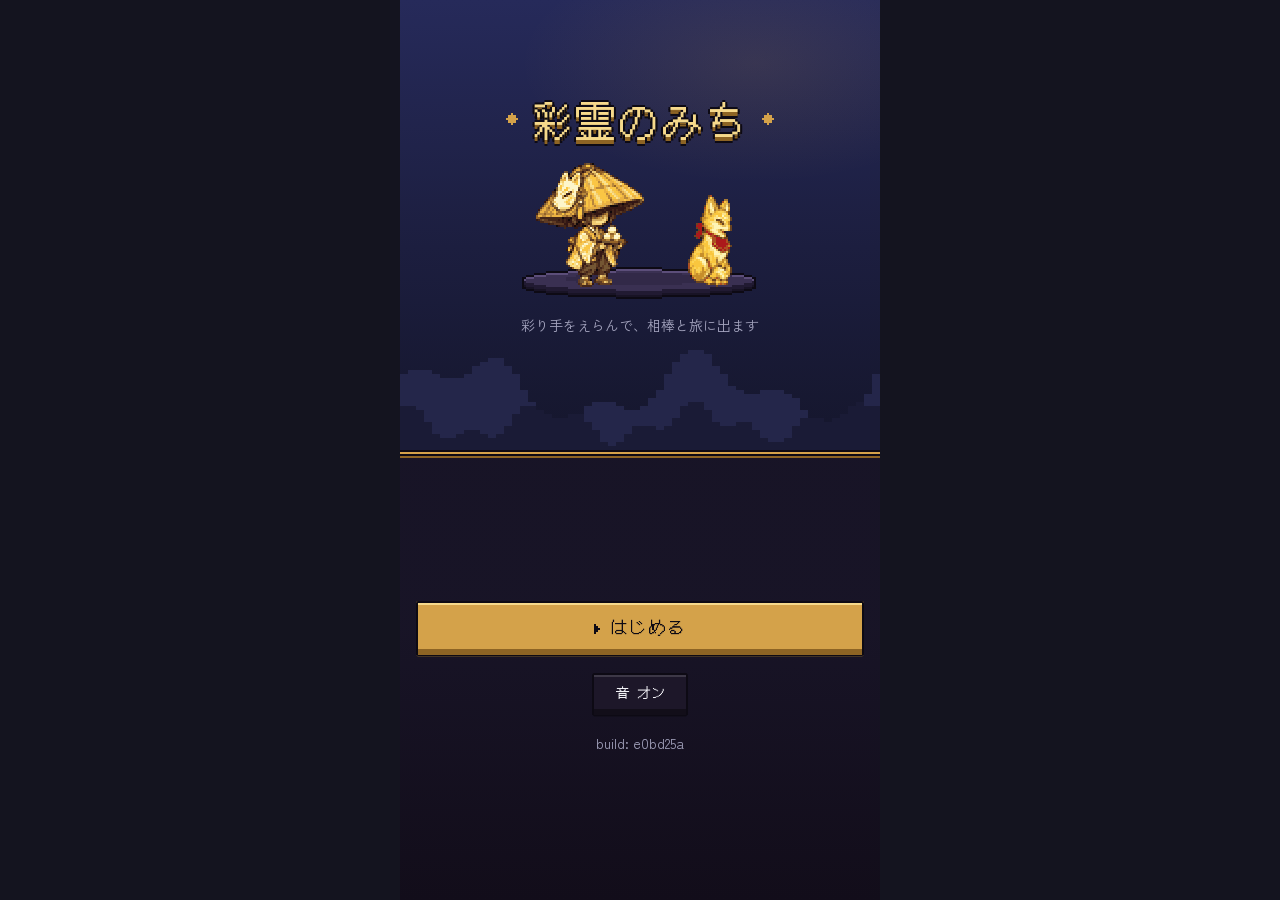
<file: myGame/index.html>
<!doctype html>
<html lang="ja">
  <head>
    <meta charset="UTF-8" />
    <meta name="viewport" content="width=device-width, initial-scale=1, viewport-fit=cover" />
    <meta name="theme-color" content="#14141f" />
    <link rel="icon" href="data:," />
    <title>彩霊のみち</title>
    <script type="module" crossorigin src="./assets/main-DW5ifX6R.js"></script>
    <link rel="modulepreload" crossorigin href="./assets/sprites-BVypU_hW.js">
    <link rel="modulepreload" crossorigin href="./assets/moveInfo-CxZI4T_h.js">
    <link rel="stylesheet" crossorigin href="./assets/sprites-Byoouzha.css">
  </head>
  <body>
    <div id="app"></div>
  </body>
</html>
</file>
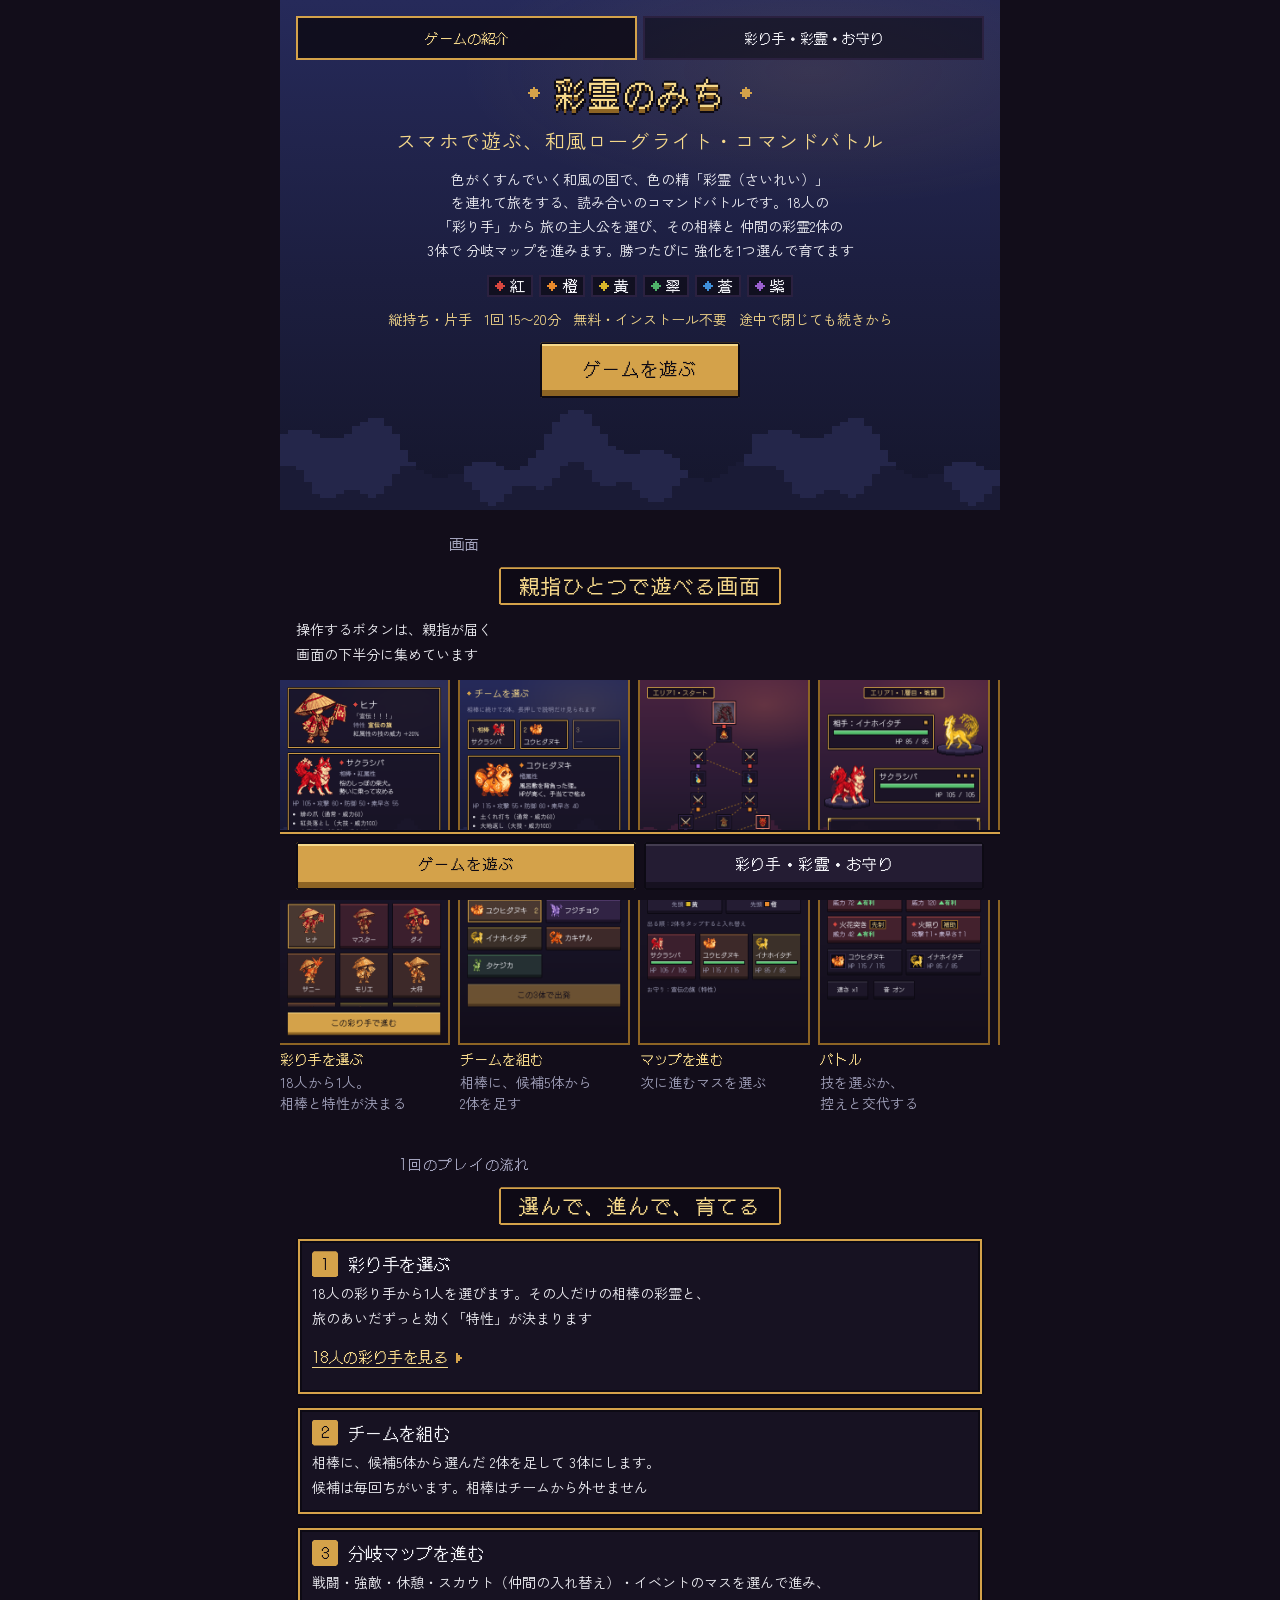
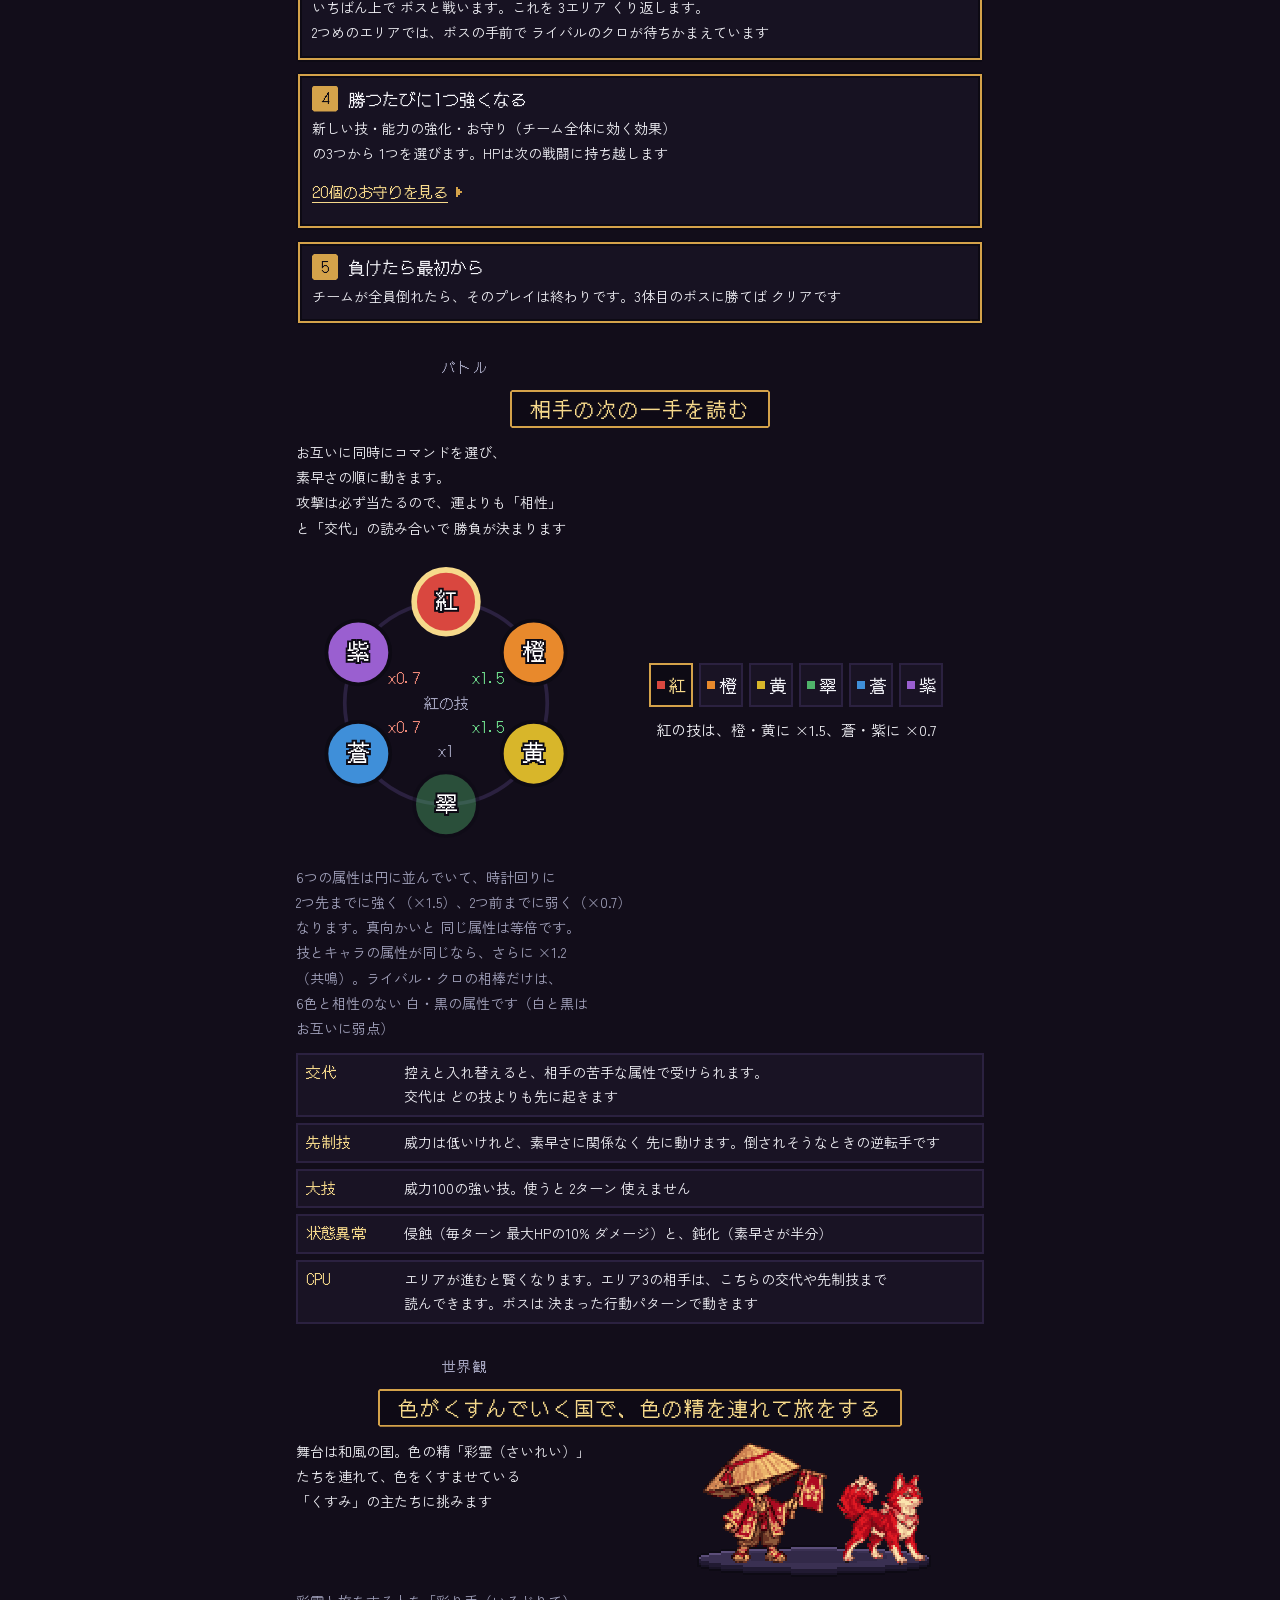
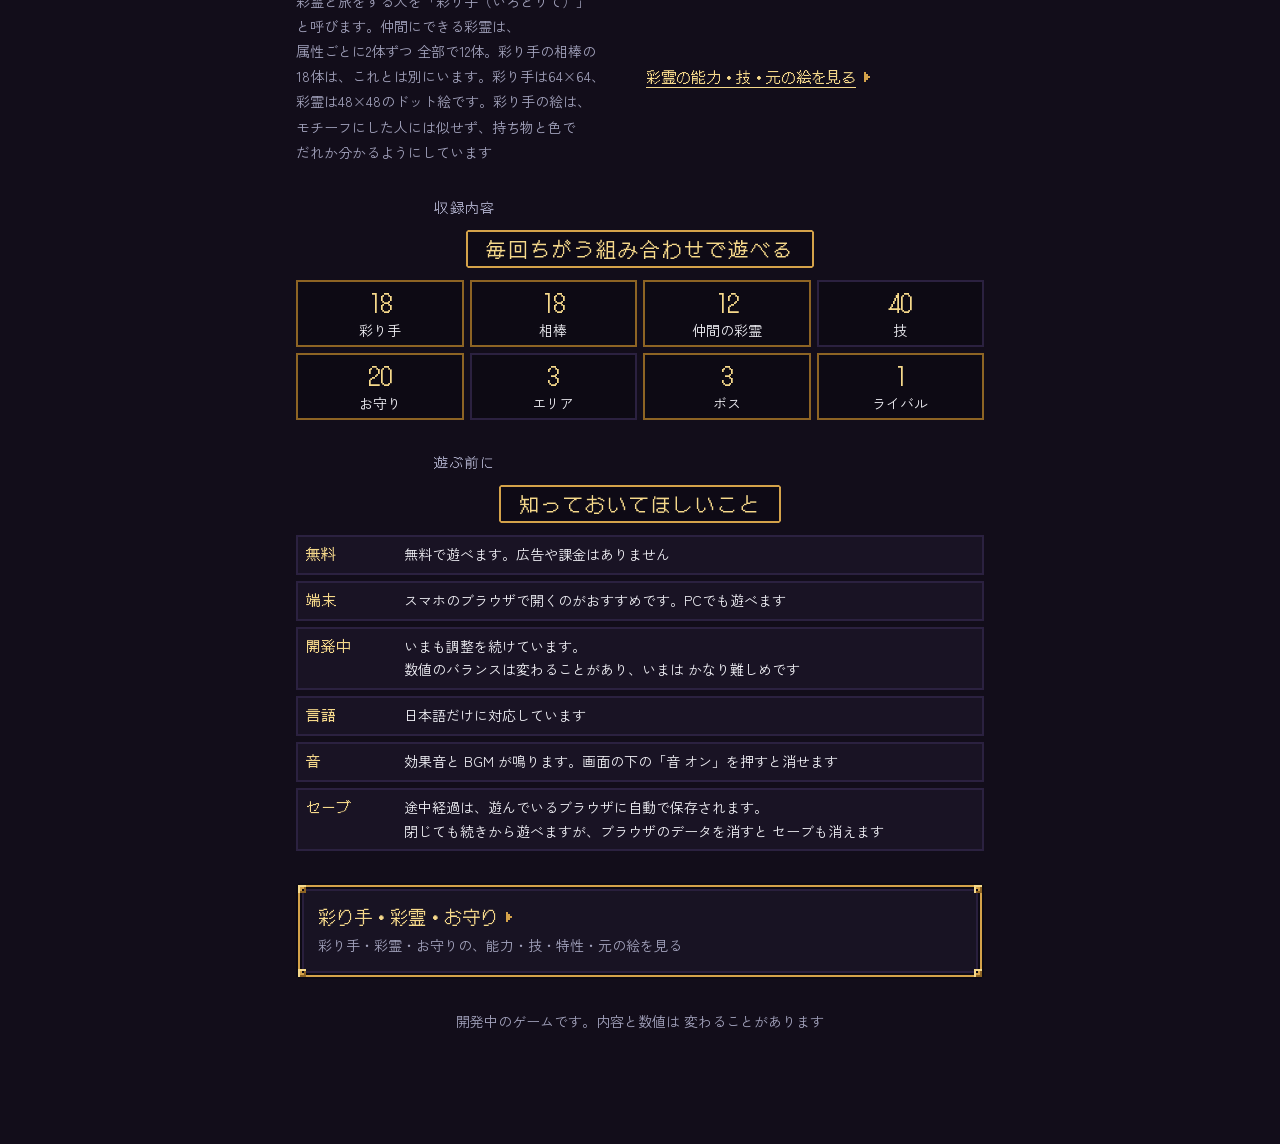
<file: myGame/about.html>
<!doctype html>
<html lang="ja">
  <head>
    <meta charset="UTF-8" />
    <meta name="viewport" content="width=device-width, initial-scale=1, viewport-fit=cover" />
    <meta name="theme-color" content="#14141f" />
    <link rel="icon" href="data:," />
    <title>ゲームの紹介 - 彩霊のみち</title>
    <script type="module" crossorigin src="./assets/about-CrXehQc2.js"></script>
    <link rel="modulepreload" crossorigin href="./assets/sprites-BVypU_hW.js">
    <link rel="modulepreload" crossorigin href="./assets/pageTabs-Ddh-DytW.js">
    <link rel="stylesheet" crossorigin href="./assets/sprites-Byoouzha.css">
    <link rel="stylesheet" crossorigin href="./assets/pageTabs-DPPYPsHd.css">
    <link rel="stylesheet" crossorigin href="./assets/about-783yTgll.css">
  </head>
  <body>
    <div id="about"></div>
  </body>
</html>
</file>
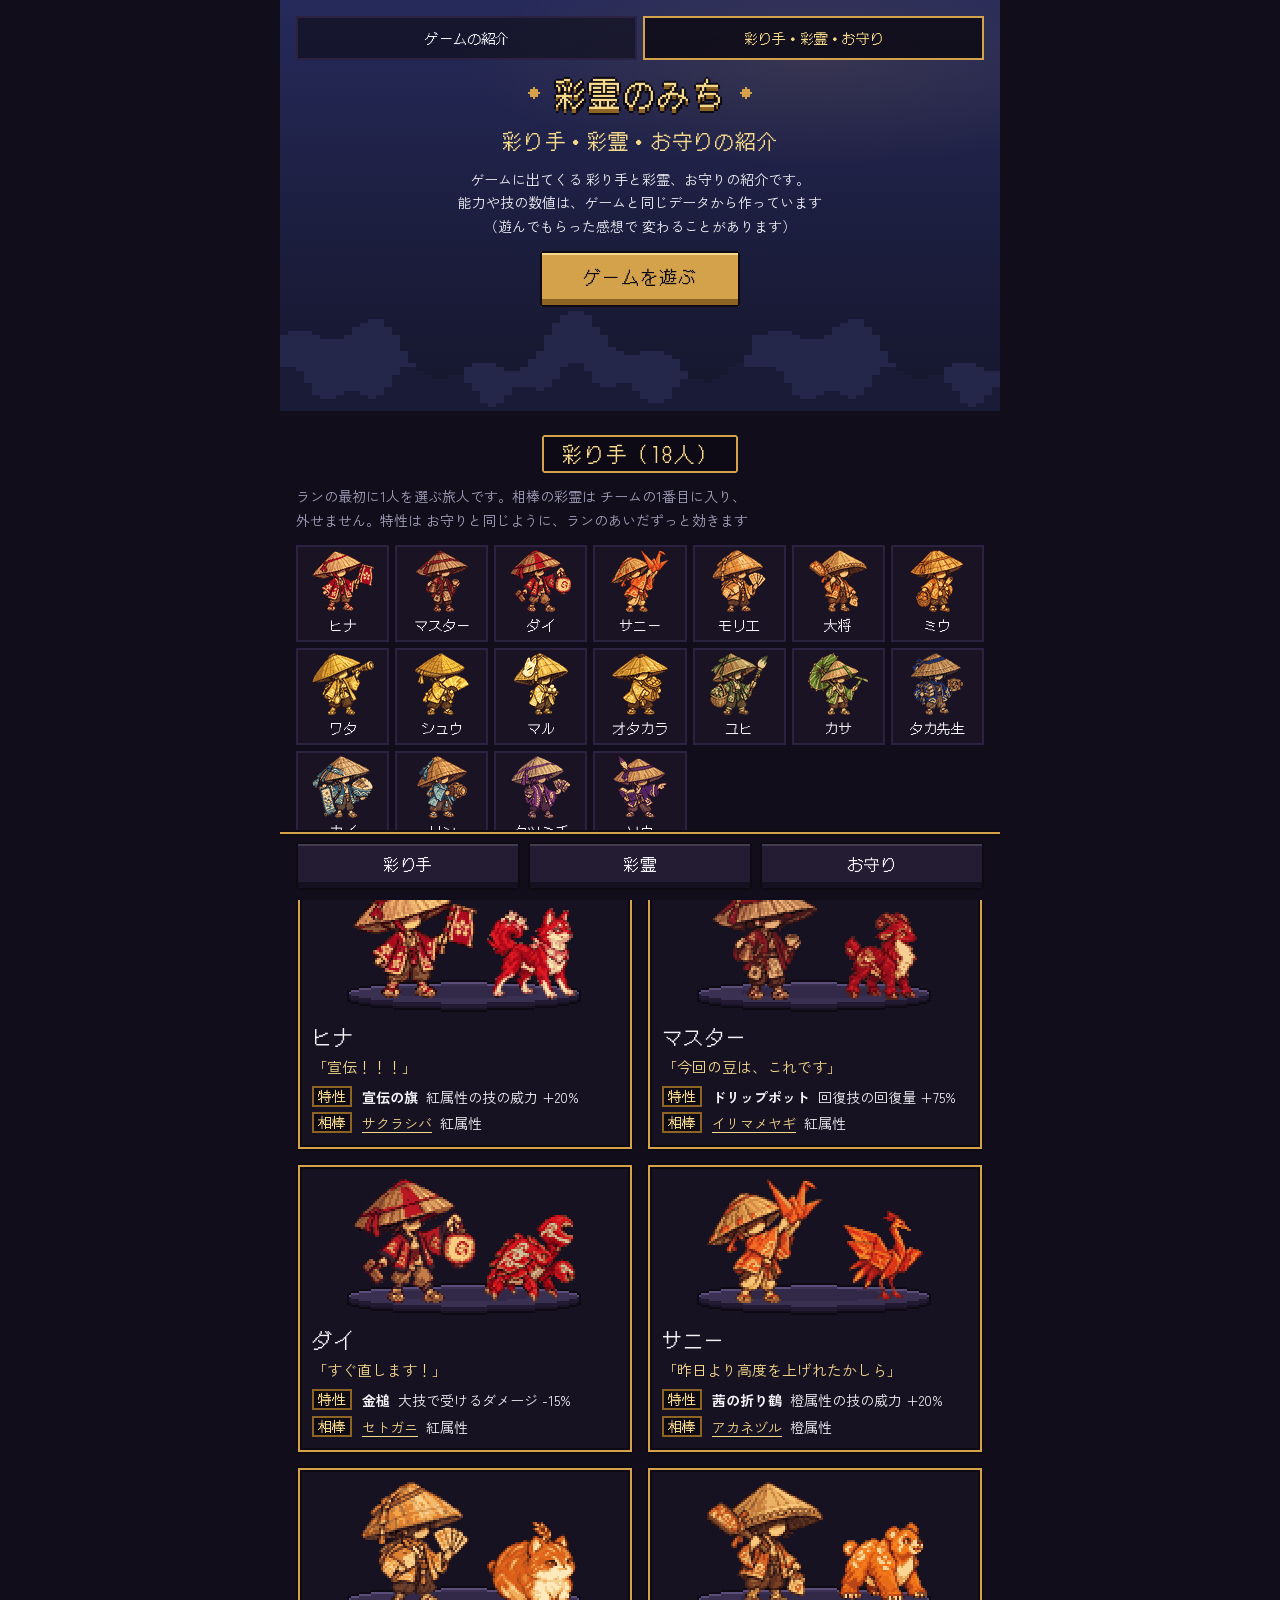
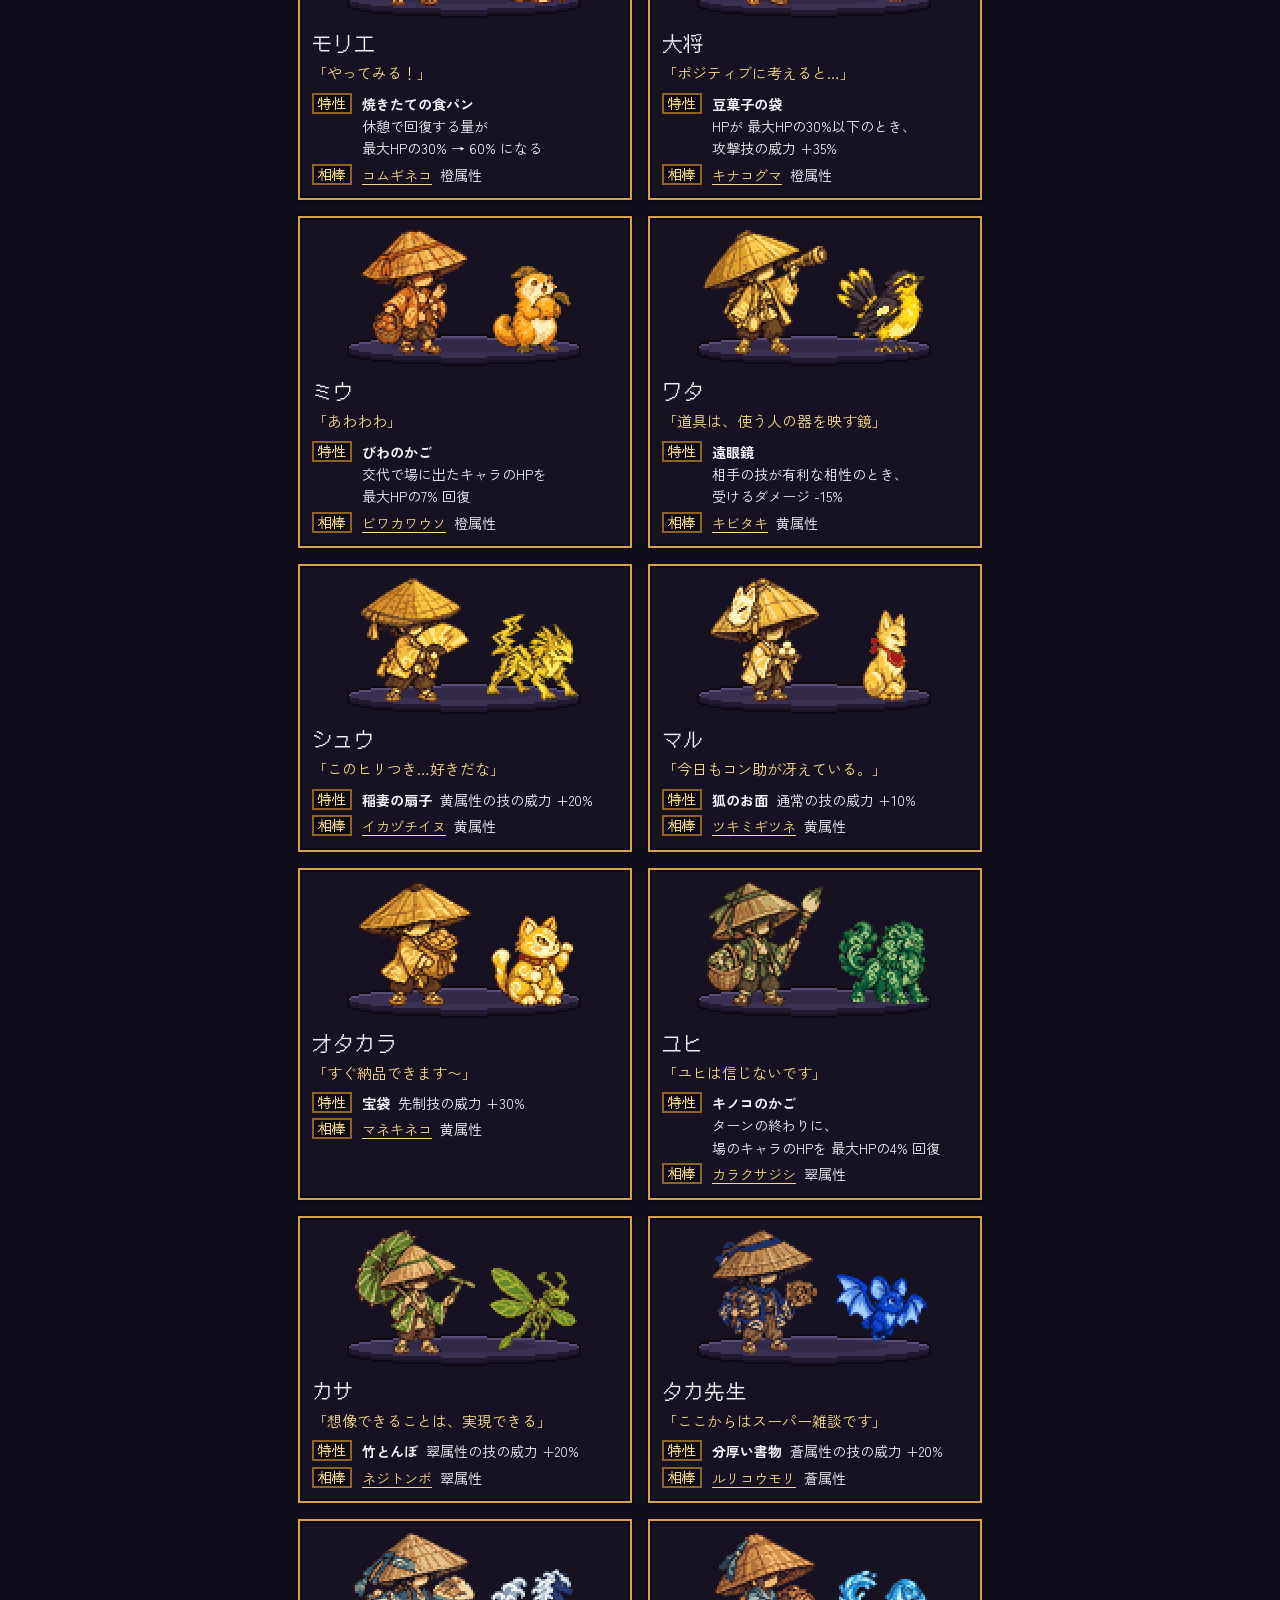
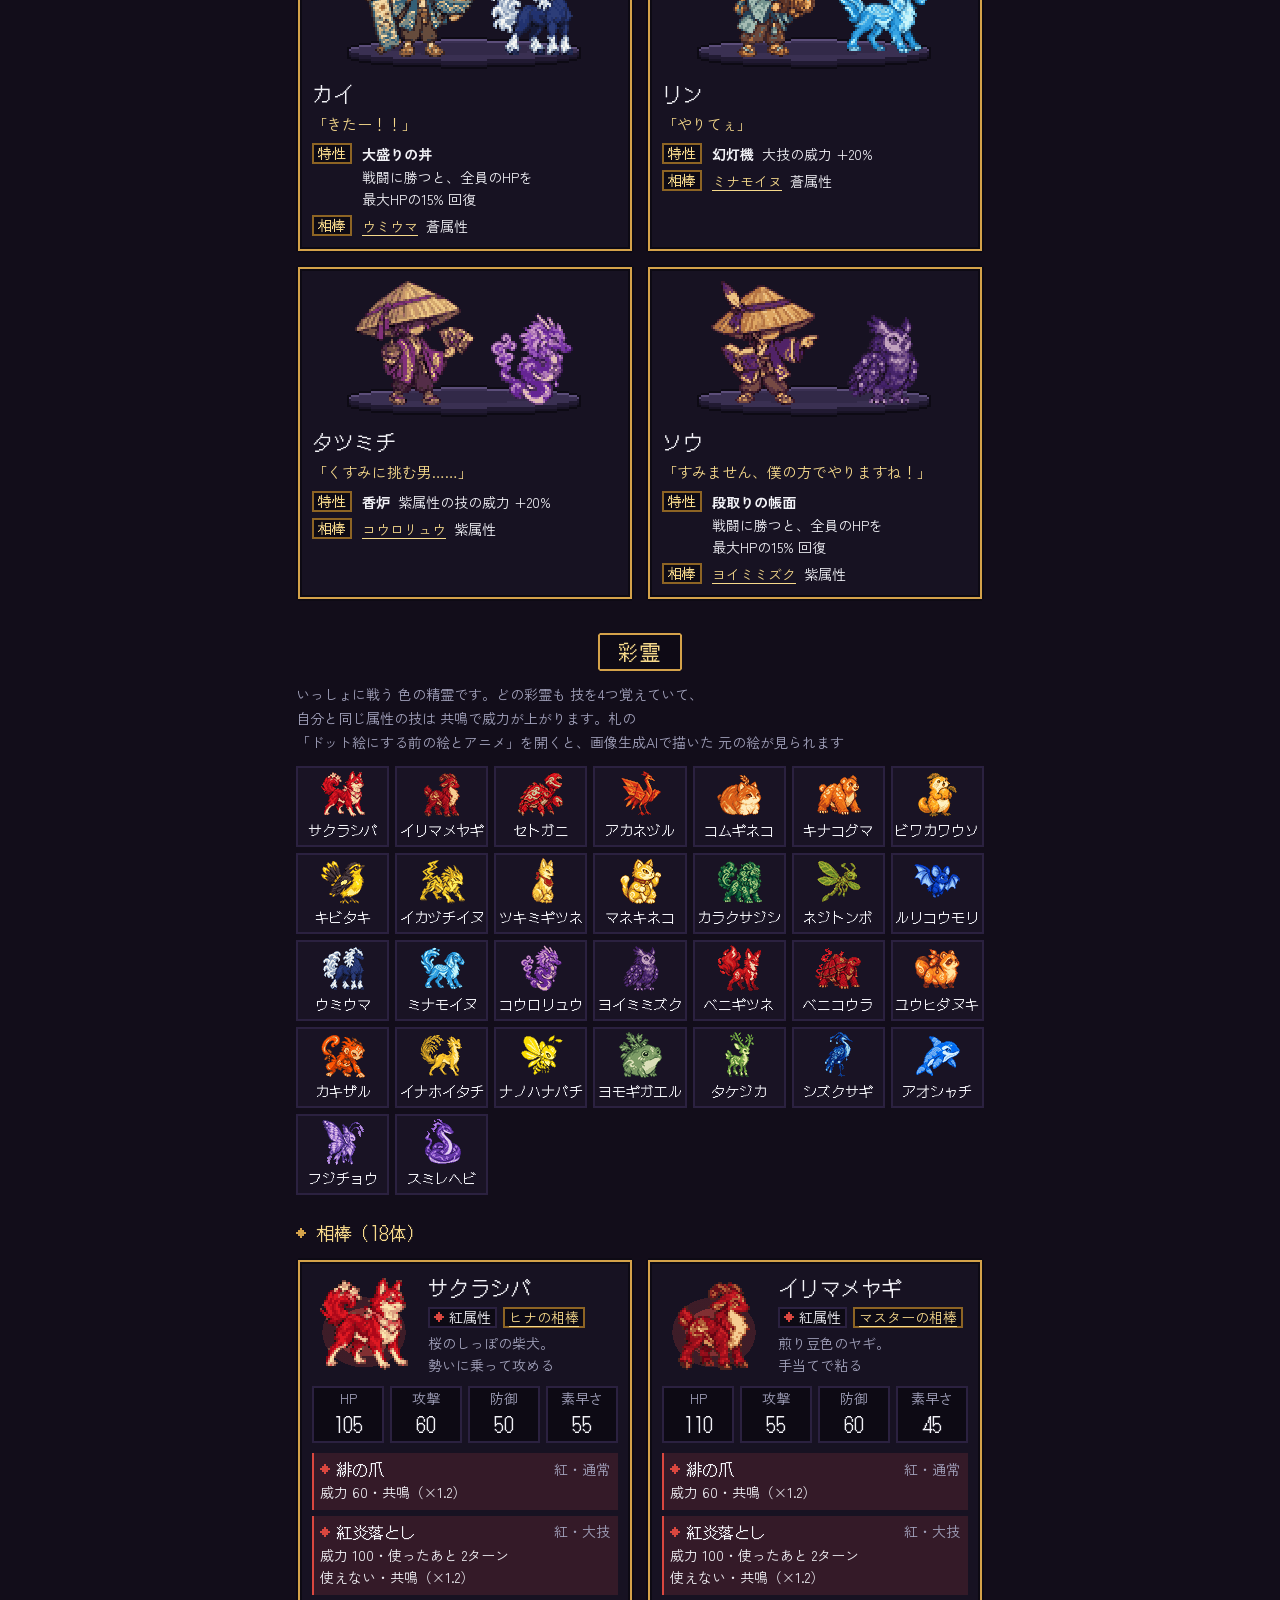
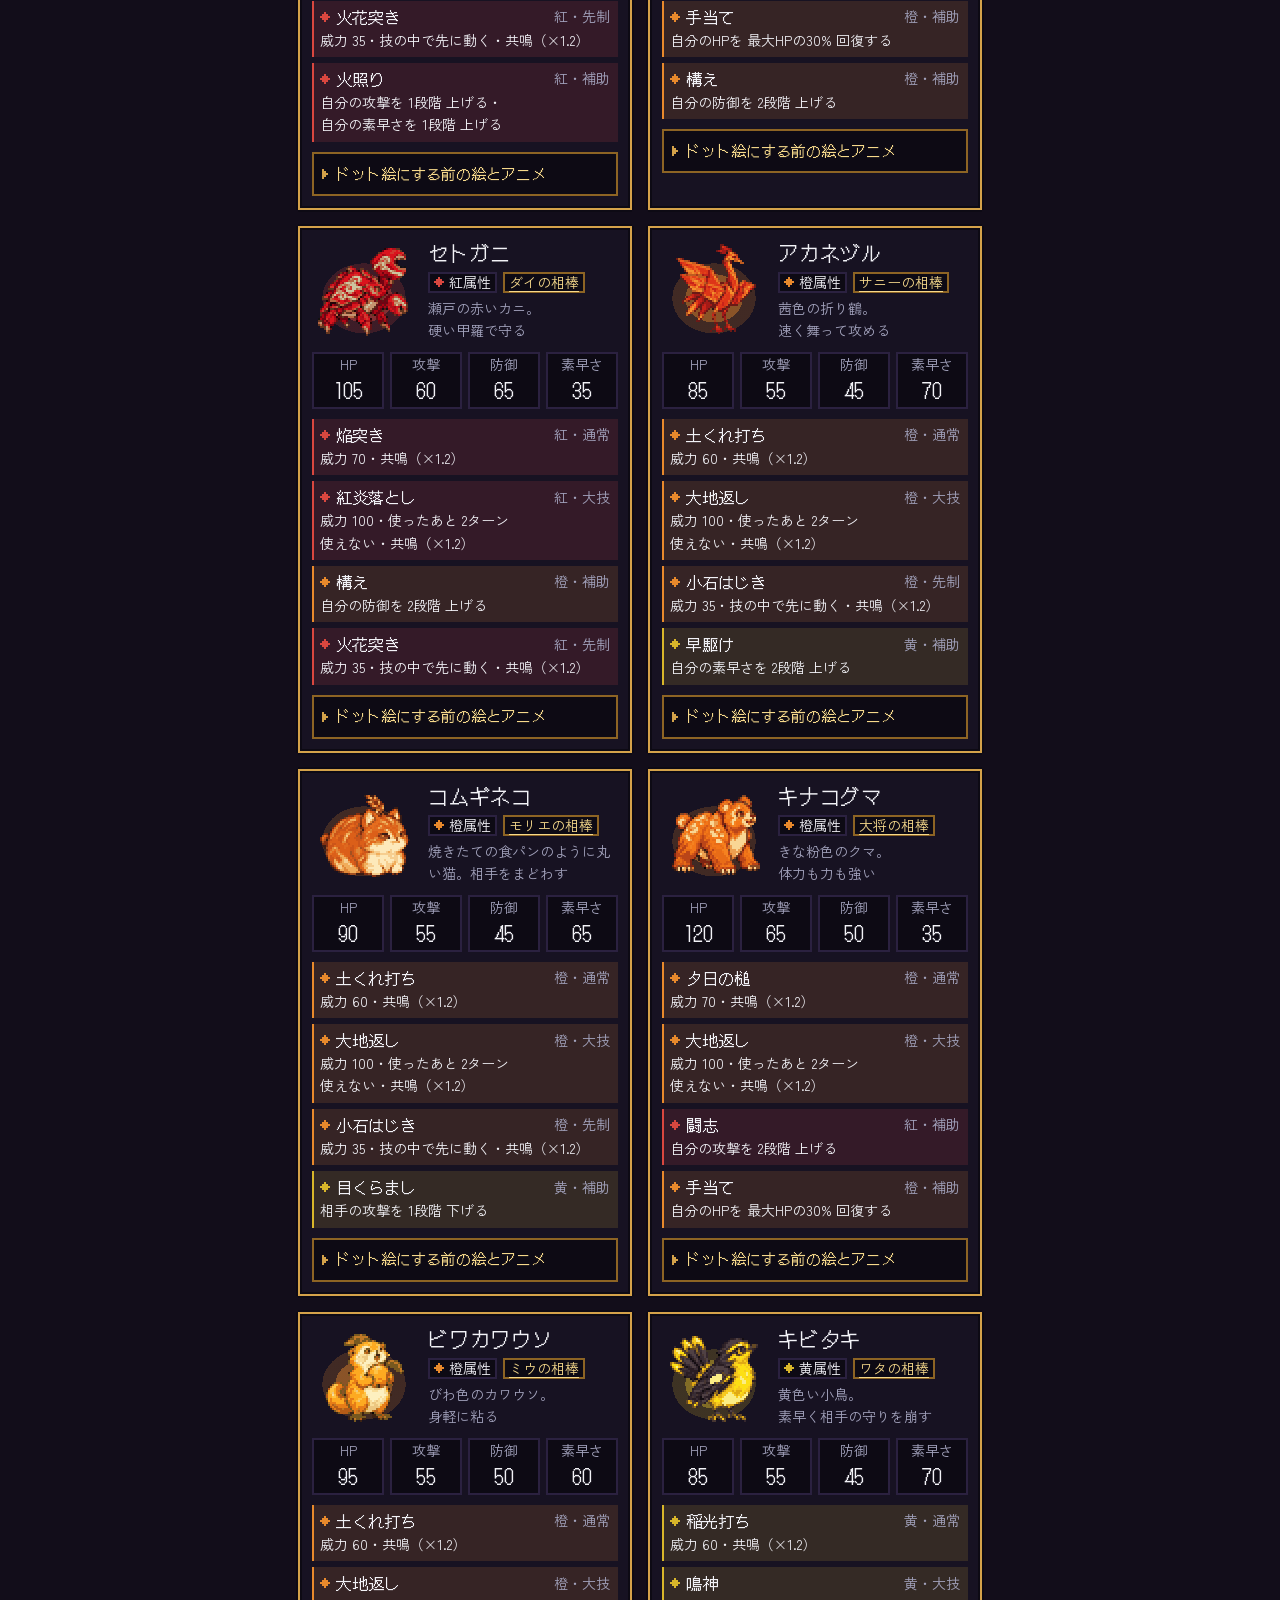
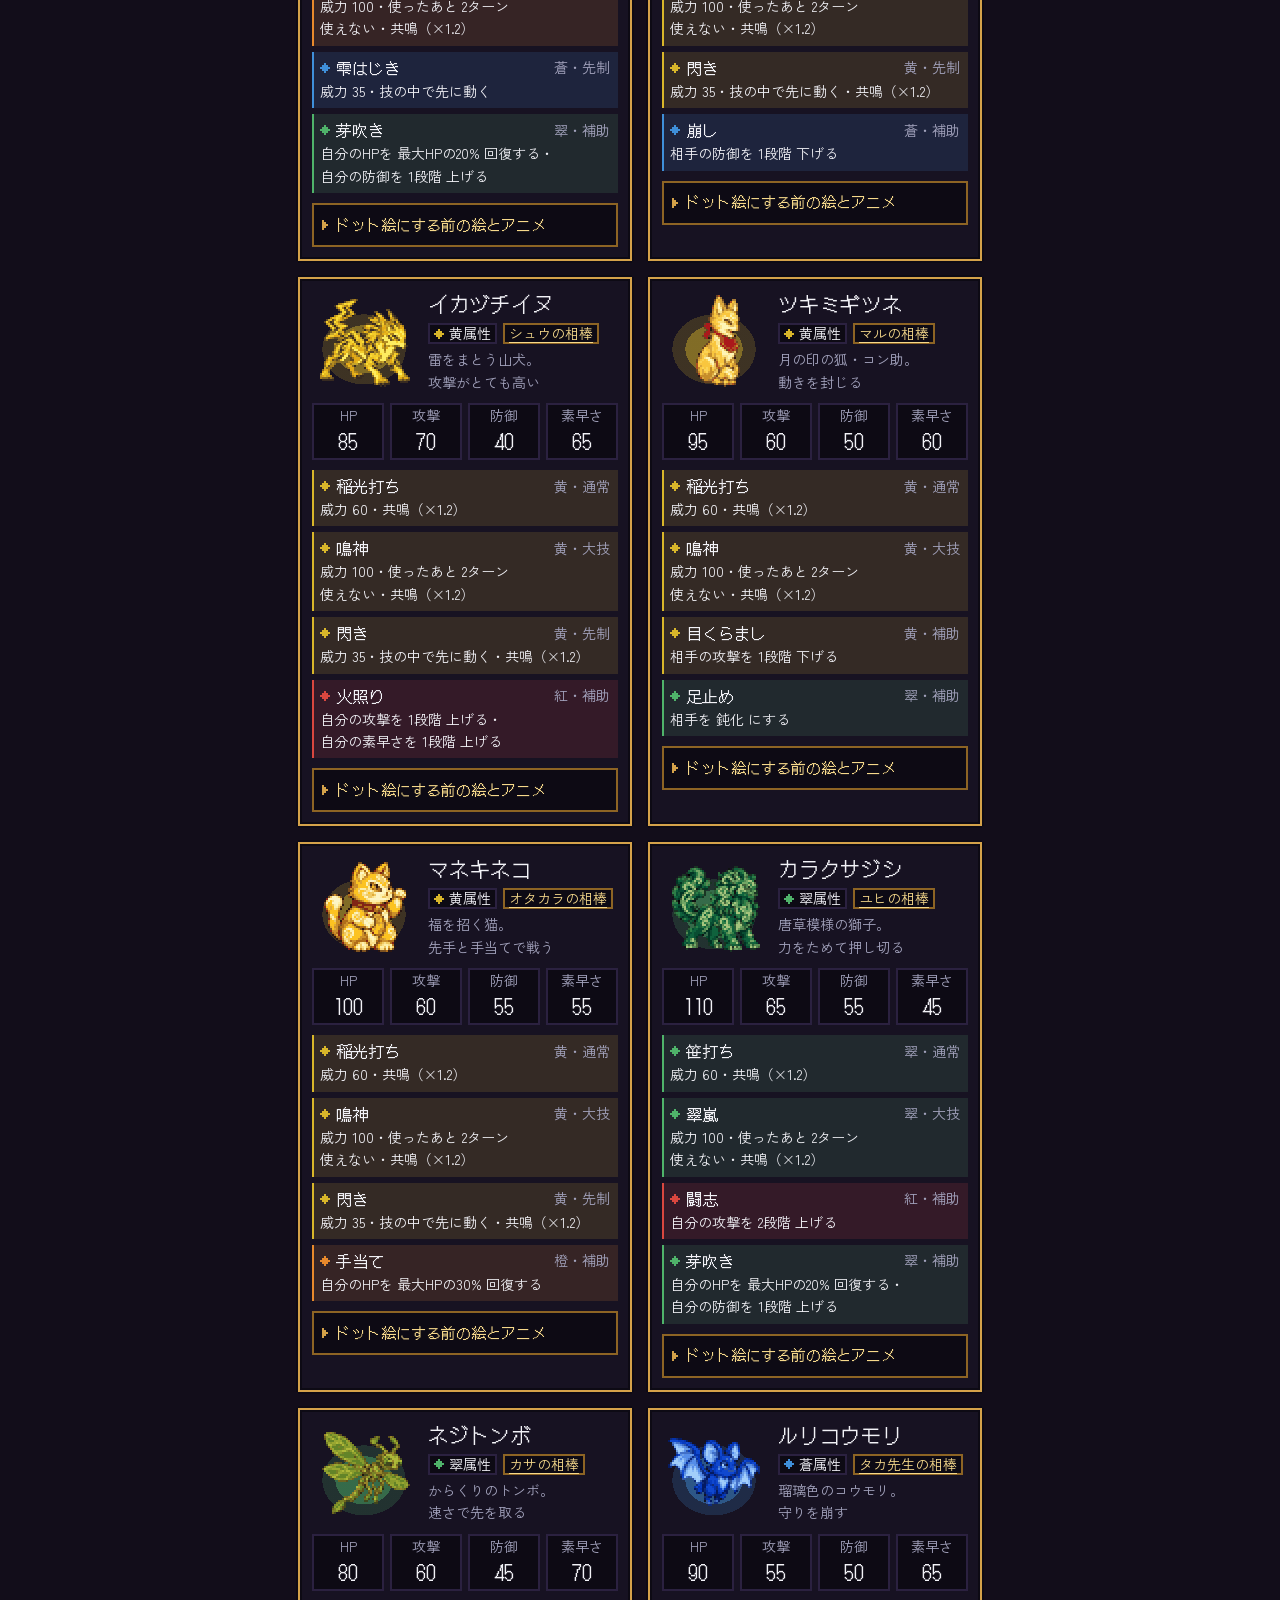
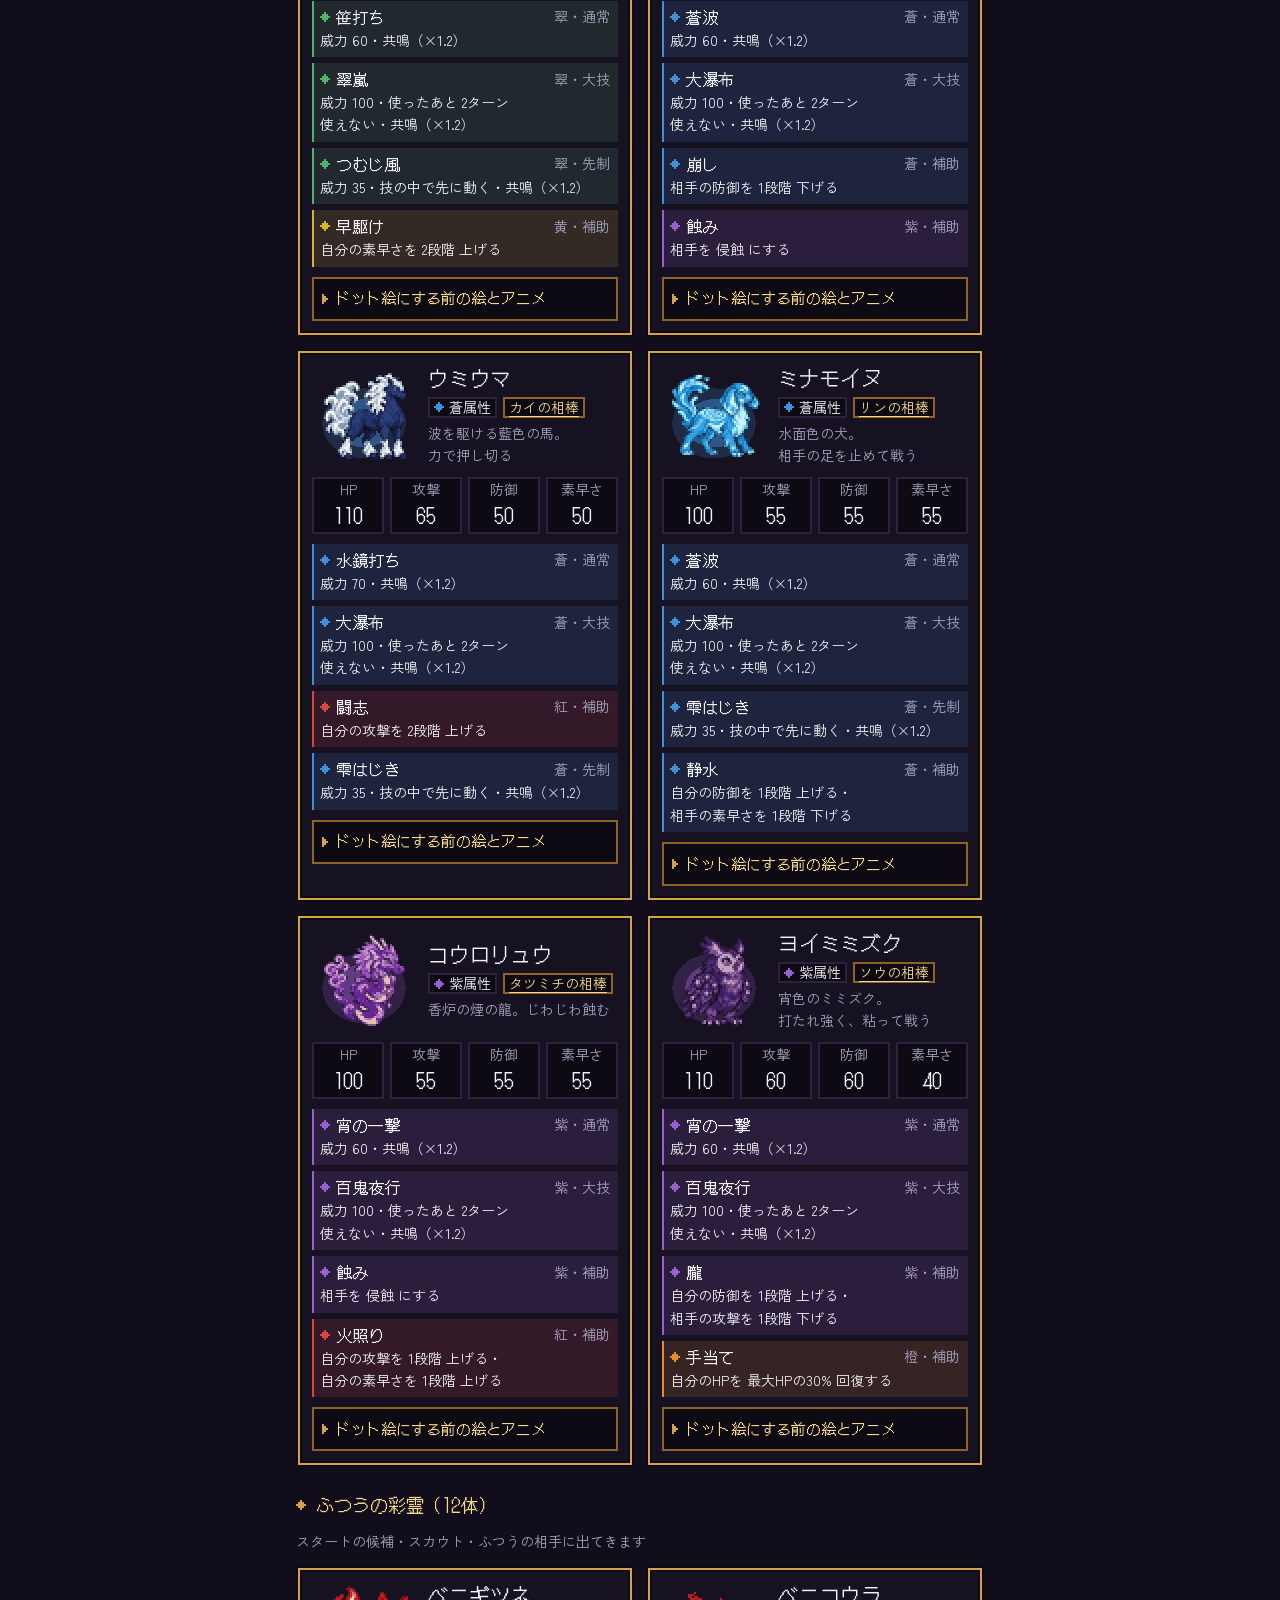
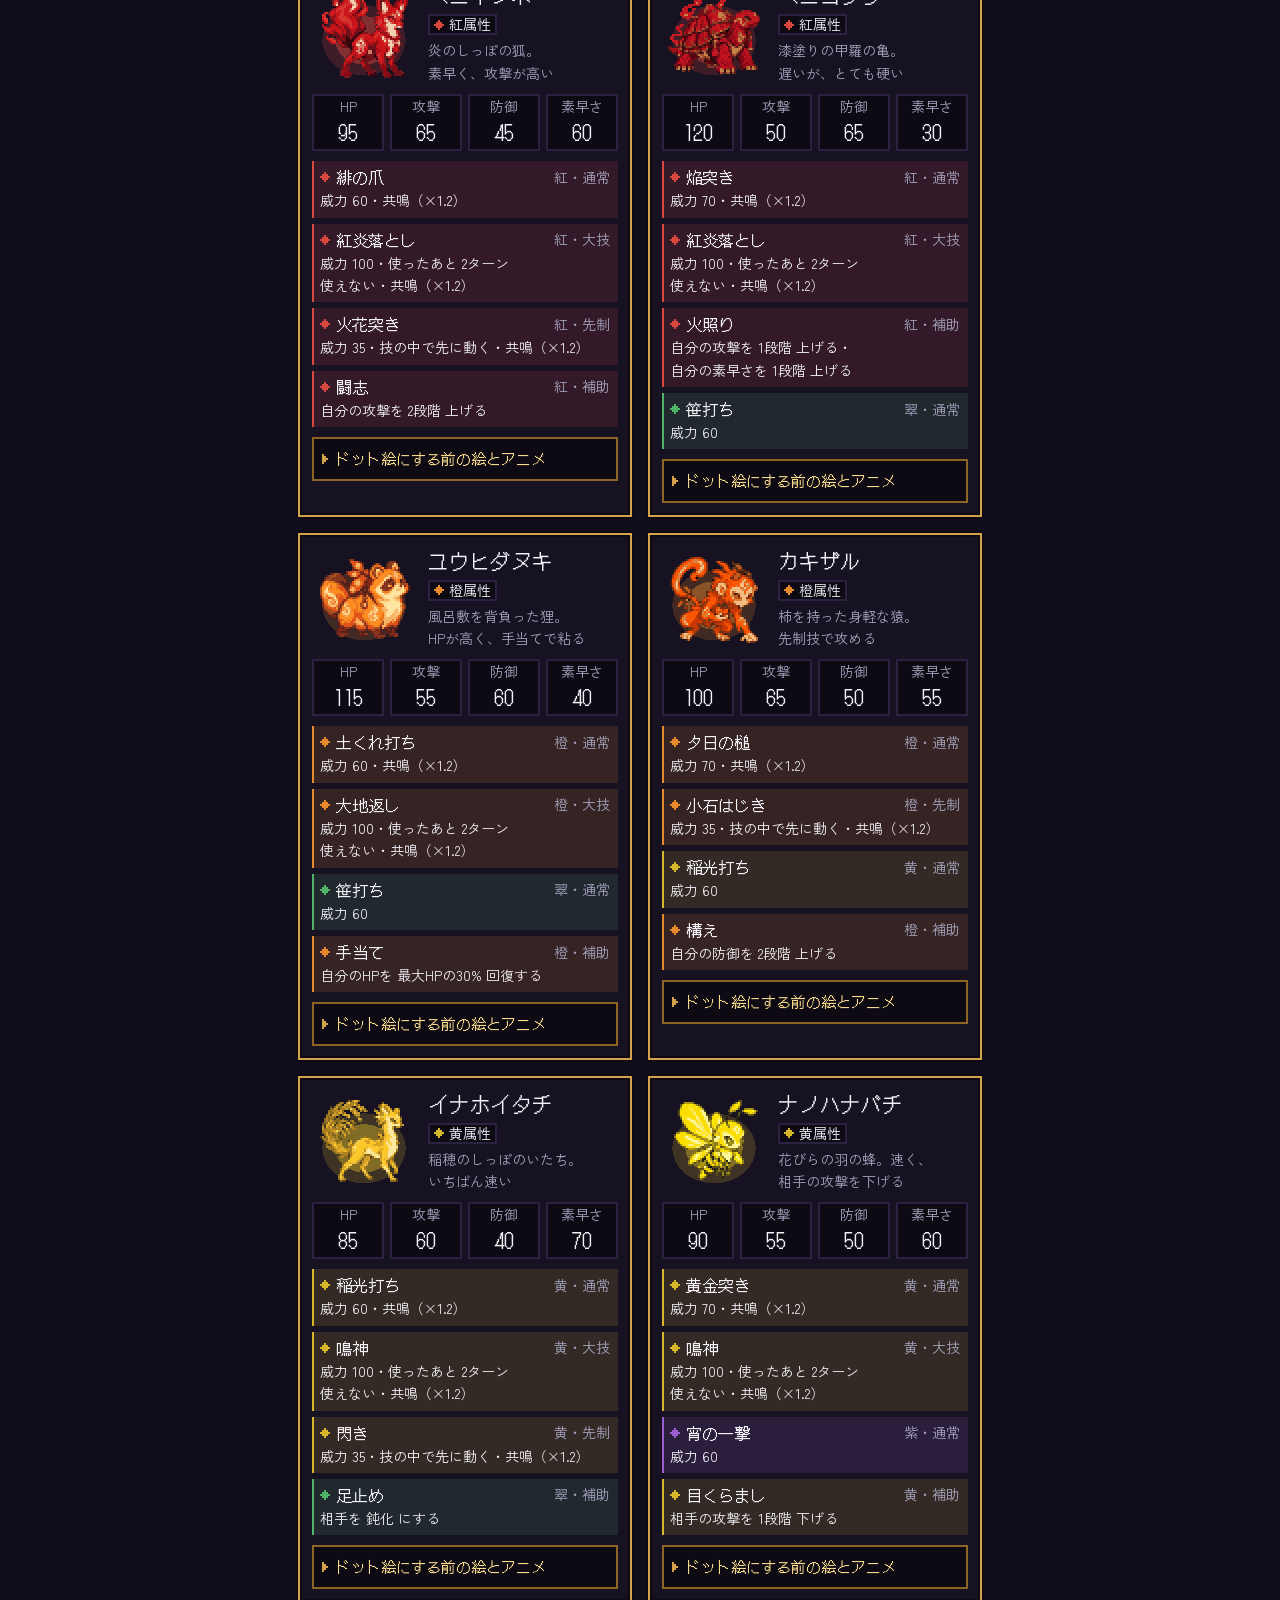
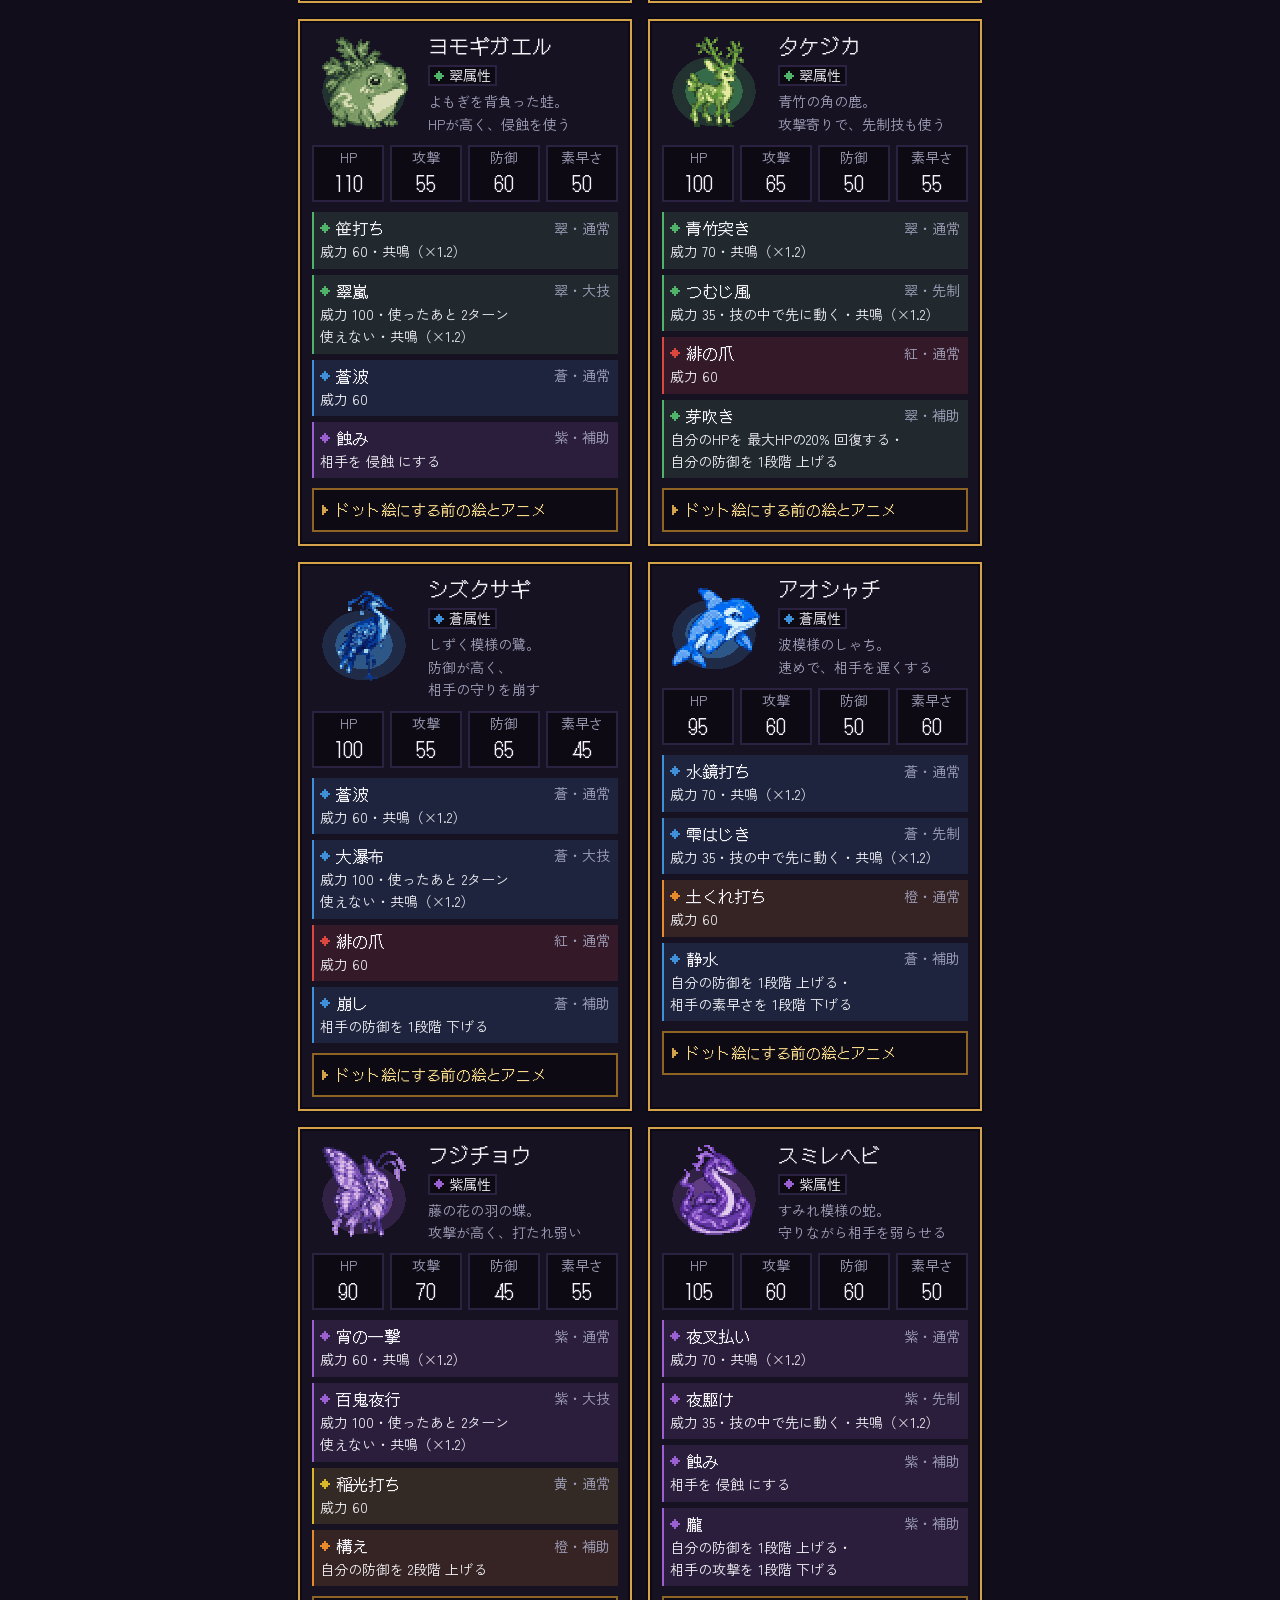
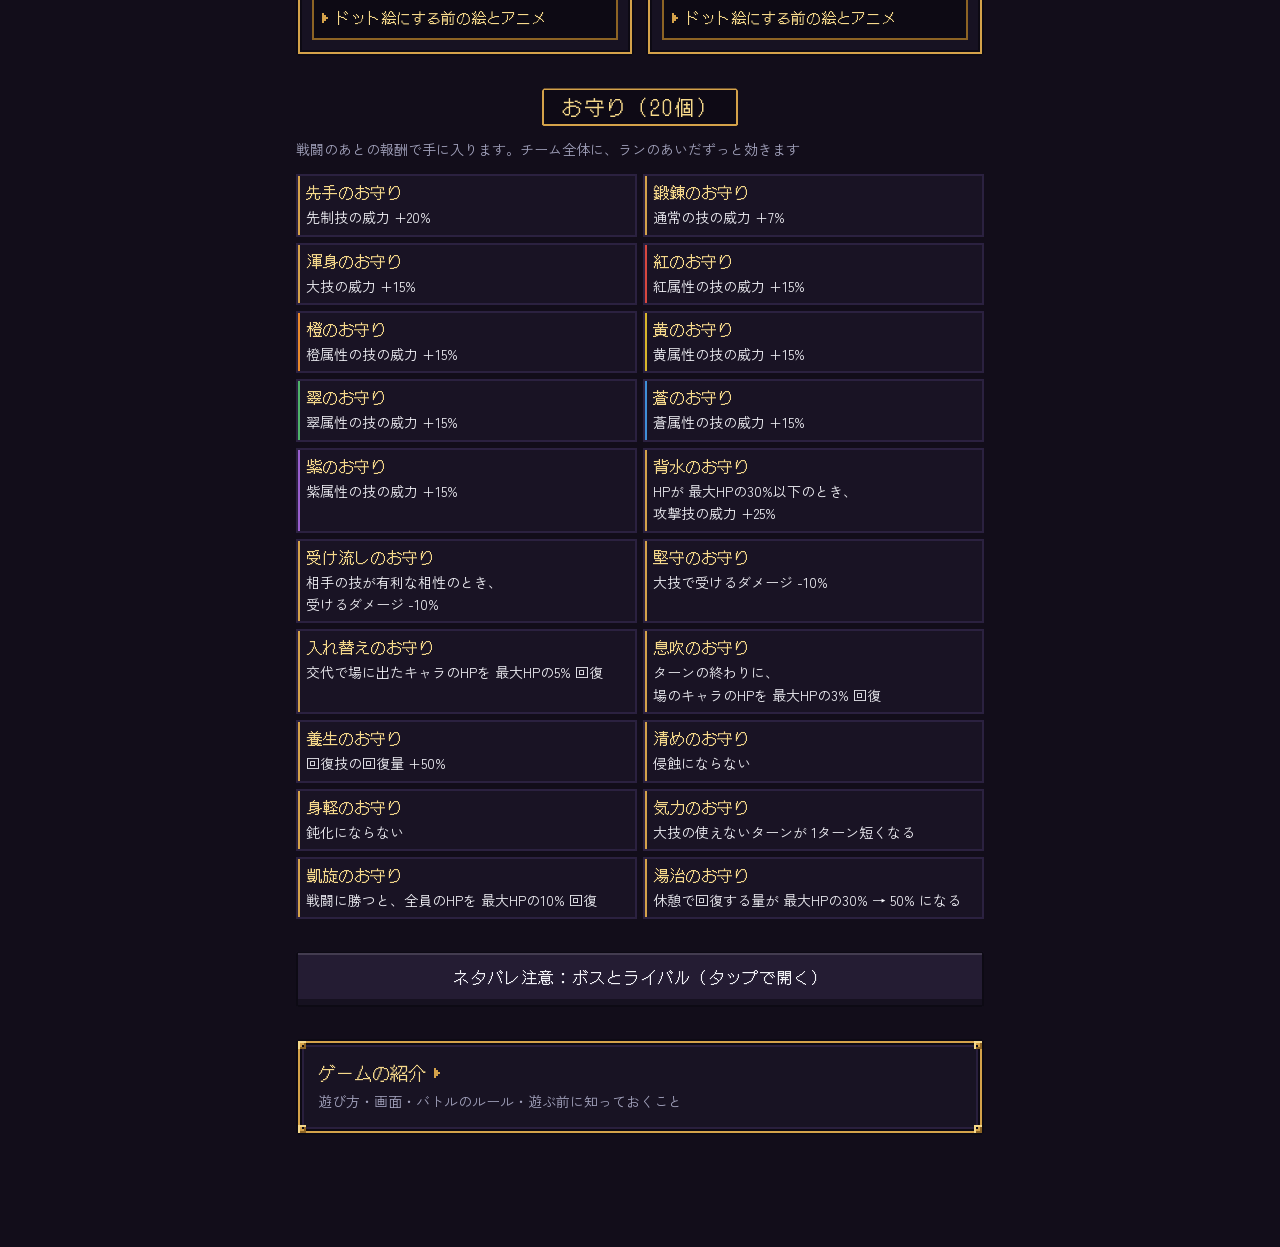
<file: myGame/guide.html>
<!doctype html>
<html lang="ja">
  <head>
    <meta charset="UTF-8" />
    <meta name="viewport" content="width=device-width, initial-scale=1, viewport-fit=cover" />
    <meta name="theme-color" content="#14141f" />
    <link rel="icon" href="data:," />
    <title>彩り手・彩霊・お守りの紹介 - 彩霊のみち</title>
    <script type="module" crossorigin src="./assets/guide-lFMvMLCT.js"></script>
    <link rel="modulepreload" crossorigin href="./assets/sprites-BVypU_hW.js">
    <link rel="modulepreload" crossorigin href="./assets/moveInfo-CxZI4T_h.js">
    <link rel="modulepreload" crossorigin href="./assets/pageTabs-Ddh-DytW.js">
    <link rel="stylesheet" crossorigin href="./assets/sprites-Byoouzha.css">
    <link rel="stylesheet" crossorigin href="./assets/pageTabs-DPPYPsHd.css">
  </head>
  <body>
    <div id="guide"></div>
  </body>
</html>
</file>
<file: myGame/assets/sprites-Byoouzha.css>
@font-face{font-family:DotGothic16;src:url(./dotgothic16-400-DEz_IW2U.woff2)format("woff2");font-weight:400;font-display:swap}@font-face{font-family:Zen Kaku Gothic New;src:url(./zen-kaku-gothic-new-400-00SaX7X1.woff2)format("woff2");font-weight:400;font-display:swap}@font-face{font-family:Zen Kaku Gothic New;src:url(./zen-kaku-gothic-new-700-cJETWupx.woff2)format("woff2");font-weight:700;font-display:swap}:root{--lightningcss-light: ;--lightningcss-dark:initial;color-scheme:dark;--color-bg:#14141f;--color-panel:#1e1e2d;--color-border:#2f2f45;--color-text:#f2f2f7;--color-muted:#a3a3bd;--color-accent:#f0b445;--color-accent-text:#1a1408;--font-text:"Zen Kaku Gothic New", system-ui, -apple-system, "Hiragino Sans", "Hiragino Kaku Gothic ProN", "Noto Sans JP", sans-serif;--font-dot:"DotGothic16", var(--font-text);--ink:#0d0a14;--gold:#d4a24a;--gold-light:#f6d98b;--gold-dark:#8d6424;--lacquer:#191324;--lacquer-light:#2b2140;--lacquer-dark:#120d1a;--notch:polygon(2px 0, calc(100% - 2px) 0, 100% 2px, 100% calc(100% - 2px), calc(100% - 2px) 100%, 2px 100%, 0 calc(100% - 2px), 0 2px);--mark-diamond:url("data:image/svg+xml,%3Csvg xmlns='http://www.w3.org/2000/svg' width='5' height='5' shape-rendering='crispEdges'%3E%3Cpath d='M2 0h1v1h1v1h1v1h-1v1h-1v1h-1v-1h-1v-1h-1v-1h1v-1h1z'/%3E%3C/svg%3E");--mark-down:url("data:image/svg+xml,%3Csvg xmlns='http://www.w3.org/2000/svg' width='5' height='3' shape-rendering='crispEdges'%3E%3Cpath d='M0 0h5v1h-1v1h-1v1h-1v-1h-1v-1h-1z'/%3E%3C/svg%3E");--mark-right:url("data:image/svg+xml,%3Csvg xmlns='http://www.w3.org/2000/svg' width='3' height='5' shape-rendering='crispEdges'%3E%3Cpath d='M0 0h1v1h1v1h1v1h-1v1h-1v1h-1z'/%3E%3C/svg%3E");font-family:var(--font-text);-webkit-text-size-adjust:100%;-moz-text-size-adjust:100%;text-size-adjust:100%;font-size:16px;line-height:1.5}*,:before,:after{box-sizing:border-box}html,body{background:var(--color-bg);color:var(--color-text);margin:0}body{overscroll-behavior:none}html{touch-action:manipulation}#app{max-width:480px;margin:0 auto;overflow-x:clip}.screen{grid-template-rows:1fr 1fr;grid-template-columns:minmax(0,1fr);min-height:100dvh;display:grid}.screen__view{isolation:isolate;padding:calc(16px + env(safe-area-inset-top)) 16px 16px;text-align:center;background:radial-gradient(70% 38% at 74% 14%, var(--sky-glow), transparent 70%), linear-gradient(180deg, var(--sky-top) 0%, var(--sky-mid) 55%, var(--sky-bottom) 100%);flex-direction:column;justify-content:center;align-items:center;gap:16px;display:flex;position:relative}.screen__view:before,.screen__view:after{content:"";z-index:-1;pointer-events:none;height:120px;-webkit-mask:var(--mountain-shape) repeat-x left bottom / 480px 120px;-webkit-mask:var(--mountain-shape) repeat-x left bottom / 480px 120px;mask:var(--mountain-shape) repeat-x left bottom / 480px 120px;position:absolute;bottom:0;left:0;right:0}.screen__view:before{--mountain-shape:url("data:image/svg+xml,%3Csvg xmlns='http://www.w3.org/2000/svg' width='240' height='60' viewBox='0 0 240 60' shape-rendering='crispEdges'%3E%3Cpath d='M0 [base64]'/%3E%3C/svg%3E");background:var(--mountain-far)}.screen__view:after{--mountain-shape:url("data:image/svg+xml,%3Csvg xmlns='http://www.w3.org/2000/svg' width='240' height='60' viewBox='0 0 240 60' shape-rendering='crispEdges'%3E%3Cpath d='M0 [base64]'/%3E%3C/svg%3E");background:var(--mountain-near)}:root,[data-sky=night]{--sky-top:#262a5a;--sky-mid:#1c1e3f;--sky-bottom:#15162c;--sky-glow:#f0b4451a;--mountain-far:#24264a;--mountain-near:#1a1b36}[data-sky=dusk]{--sky-top:#4a2340;--sky-mid:#2c1b35;--sky-bottom:#181524;--sky-glow:#ff8c5a2e;--mountain-far:#3a1d36;--mountain-near:#251629}[data-sky=deep]{--sky-top:#183358;--sky-mid:#142540;--sky-bottom:#111a2c;--sky-glow:#a0d2ff1f;--mountain-far:#1a2c4a;--mountain-near:#122037}[data-sky=kusumi]{--sky-top:#3a2a52;--sky-mid:#241c36;--sky-bottom:#171320;--sky-glow:#bea0e61a;--mountain-far:#2c2341;--mountain-near:#1e182d}.screen__controls{padding:20px 16px calc(16px + env(safe-area-inset-bottom));background:linear-gradient(var(--ink), var(--ink)) 0 0 / 100% 2px no-repeat, linear-gradient(var(--gold), var(--gold)) 0 2px / 100% 2px no-repeat, linear-gradient(var(--ink), var(--ink)) 0 4px / 100% 2px no-repeat, linear-gradient(var(--gold-dark), var(--gold-dark)) 0 6px / 100% 2px no-repeat, linear-gradient(180deg, color-mix(in srgb, var(--sky-bottom) 40%, var(--lacquer-light)) 0 8px, color-mix(in srgb, var(--sky-bottom) 30%, var(--lacquer)) 8px 40%, var(--lacquer-dark));flex-direction:column;justify-content:center;gap:16px;display:flex}.button,.move-button,.bench-button,.menu__button,.candidate,.irodorite-choice,.map-choice,button.member,.reward-offer,.reward-option,.node-option,.node-pick{--face:#241c33;--face-light:#ffffff24;--face-dark:#00000061;border:2px solid var(--ink);clip-path:var(--notch);background:var(--face);box-shadow:inset 0 2px 0 var(--face-light), inset 0 -6px 0 var(--face-dark);color:var(--color-text);border-radius:0;position:relative}.button:active:not(:disabled),.move-button:active:not([aria-disabled=true]),.bench-button--selectable:active,.menu__button:active,.candidate:active,.irodorite-choice:active,.map-choice:active,button.member:active,.reward-offer:active,.reward-option:active:not(:disabled),.node-option:active,.node-pick:active:not(:disabled){box-shadow:inset 0 2px 0 var(--face-dark), inset 0 -2px 0 var(--face-dark);transform:translateY(4px)}.button{min-width:44px;min-height:56px;font:inherit;letter-spacing:.06em;touch-action:manipulation;-webkit-tap-highlight-color:transparent;-webkit-user-select:none;user-select:none;cursor:pointer;padding:8px 16px 12px;font-size:18px}.button--primary{--face:var(--gold);--face-light:var(--gold-light);--face-dark:var(--gold-dark);color:var(--ink)}.top__title{letter-spacing:.08em;color:var(--gold-light);text-shadow:2px 0 0 var(--ink), -2px 0 0 var(--ink), 0 -2px 0 var(--ink), 0 2px 0 var(--gold-dark), 2px 2px 0 var(--ink), -2px 2px 0 var(--ink), 0 4px 0 var(--gold-dark), 0 6px 0 var(--ink);align-items:center;gap:14px;margin:0;font-size:40px;line-height:1.3;display:flex}.top__title:before,.top__title:after{content:"";background:var(--gold);width:12px;height:12px;-webkit-mask:var(--mark-diamond) center / 12px 12px;-webkit-mask:var(--mark-diamond) center / 12px 12px;mask:var(--mark-diamond) center / 12px 12px;filter:drop-shadow(0 2px 0 var(--ink));flex:none}.top__scene{image-rendering:pixelated;background:url([data-uri]) bottom/240px 32px no-repeat;align-items:flex-end;gap:4px;padding:0 6px 10px;display:flex}.top__message{min-height:3em;color:var(--color-muted);margin:0;font-size:14px}.sound-toggle[aria-pressed=false]{--face:var(--lacquer-dark);color:var(--color-muted)}.top__sound{align-self:center}.top__build{color:var(--color-muted);text-align:center;margin:0;font-size:14px}.top__controls .button--primary:before{content:"";background:var(--ink);width:6px;height:10px;-webkit-mask:var(--mark-right) center / 6px 10px;-webkit-mask:var(--mark-right) center / 6px 10px;mask:var(--mark-right) center / 6px 10px;margin-right:10px;animation:.8s step-end infinite blink;display:inline-block}.button--secondary{font-size:16px}.battle__view{text-align:left;justify-content:space-between;align-items:stretch;gap:10px}.fighter{align-items:flex-end;gap:12px;display:flex;position:relative}.fighter:before{content:"";width:112px;height:32px;image-rendering:pixelated;pointer-events:none;background:url([data-uri]) 50%/112px 32px no-repeat;position:absolute;bottom:-10px;left:-8px}.fighter--enemy:before{left:auto;right:-8px}.fighter--enemy{flex-direction:row-reverse}.sprite{image-rendering:pixelated;flex:none;display:block}.sprite--flipped{transform:scaleX(-1)}.sprite--placeholder{border-radius:6px}.fighter__sprite{z-index:1;background:radial-gradient(closest-side at 50% 62%, color-mix(in srgb, var(--sprite-glow,transparent) 70%, transparent) 0 52%, color-mix(in srgb, var(--sprite-glow,transparent) 30%, transparent) 52% 78%, transparent 78%);flex:none;width:96px;height:96px;position:relative}.fighter__info{min-width:0;image-rendering:pixelated;border:8px solid #0000;border-image:url([data-uri]) 4 fill/8px;flex-direction:column;flex:1;gap:3px;margin-bottom:4px;padding:0 6px 2px;display:flex}.fighter__header,.fighter__footer{justify-content:space-between;align-items:center;gap:8px;display:flex}.fighter__name{letter-spacing:.04em;text-overflow:ellipsis;white-space:nowrap;font-size:17px;overflow:hidden}.fighter__team{gap:4px;display:flex}.team-dot{background:var(--gold);width:8px;height:8px;box-shadow:0 0 0 2px var(--ink), inset -2px -2px 0 var(--gold-dark);margin:2px}.team-dot--fainted{background:var(--lacquer-light);box-shadow:0 0 0 2px var(--ink)}.fighter__footer{justify-content:flex-end}.fighter__hp{letter-spacing:.04em;font-size:14px}.fighter__status{clip-path:var(--notch);background:#5b3a7a;order:-1;margin-right:auto;padding:0 8px;font-size:14px}.hp-bar{border:2px solid var(--ink);background:#3a2f4f;height:14px;overflow:hidden;box-shadow:inset 0 2px #00000059}.hp-bar__fill{height:100%;transition:width .3s;box-shadow:inset 0 2px #ffffff59,inset 0 -2px #00000040}.battle--fast .hp-bar__fill{transition-duration:.15s}@media (prefers-reduced-motion:reduce){.hp-bar__fill{transition:none}}.hp-bar__fill--high{background:#57c26f}.hp-bar__fill--middle{background:#e0b13a}.hp-bar__fill--low{background:#d9473f}.battle__log{min-height:calc(4.35em + 26px);image-rendering:pixelated;border:12px solid #0000;border-image:url([data-uri]) 6 fill/12px;flex-direction:column;justify-content:flex-end;margin:0;padding:0 10px 2px;font-size:14px;line-height:1.45;display:flex;position:relative}.battle__log:after{content:"";background:var(--gold);width:10px;height:6px;-webkit-mask:var(--mark-down) center / 10px 6px;-webkit-mask:var(--mark-down) center / 10px 6px;mask:var(--mark-down) center / 10px 6px;animation:.8s step-end infinite blink;position:absolute;bottom:-2px;right:2px}@keyframes blink{50%{opacity:0}}.battle__log-line{color:var(--color-muted);white-space:nowrap;text-overflow:ellipsis;overflow:hidden}.battle__log-line--latest{color:var(--color-text);white-space:normal}.battle__controls{justify-content:flex-start;gap:12px}.moves{grid-template-columns:1fr 1fr;gap:8px;display:grid}.move-button{--face:color-mix(in srgb, var(--move-color,#888) 20%, #1d1729);--face-light:color-mix(in srgb, var(--move-color,#888) 55%, #fff3);min-height:64px;font:inherit;text-align:left;touch-action:manipulation;-webkit-tap-highlight-color:transparent;-webkit-user-select:none;user-select:none;cursor:pointer;flex-direction:column;justify-content:center;align-items:flex-start;gap:0;padding:6px 12px 10px;display:flex}.move-button[aria-disabled=true]{opacity:.45;filter:grayscale(.8);cursor:default}.move-button__name{align-items:center;gap:5px;display:inline-flex}.move-button__name:before{content:"";background:var(--move-color,var(--gold));width:10px;height:10px;-webkit-mask:var(--mark-diamond) center / 10px 10px;-webkit-mask:var(--mark-diamond) center / 10px 10px;mask:var(--mark-diamond) center / 10px 10px;filter:drop-shadow(0 2px 0 var(--ink));flex:none}.move-button__note{color:var(--color-muted);font-size:14px}.bench{grid-template-columns:1fr 1fr;gap:8px;display:grid}.bench-button{--face:#1d1729;min-height:56px;font:inherit;text-align:left;touch-action:manipulation;-webkit-tap-highlight-color:transparent;-webkit-user-select:none;user-select:none;align-items:center;gap:8px;padding:6px 8px 10px;display:flex}.bench-button--selectable{cursor:pointer}.battle--replacement .bench-button--selectable{--face:#33261a;box-shadow:inset 0 0 0 2px var(--gold), inset 0 -6px 0 var(--face-dark)}.bench-button:disabled{opacity:.6}.bench-button__icon{background:var(--ink);box-shadow:0 0 0 2px var(--lacquer-light);flex:none}.bench-button__icon--fainted{filter:grayscale();opacity:.4}.bench-button__label{flex-direction:column;min-width:0;display:flex}.bench-button__name,.bench-button__hp{white-space:nowrap;font-size:14px}.bench-button__hp{color:var(--color-muted)}.result{flex-direction:column;gap:12px;display:flex}.result__text{text-align:center;margin:0;font-size:24px;font-weight:700}.bench-button--selected{--face:#3a2c1c}.bench-button--selected:before{content:"";background:var(--gold-light);width:6px;height:10px;-webkit-mask:var(--mark-right) center / 6px 10px;-webkit-mask:var(--mark-right) center / 6px 10px;mask:var(--mark-right) center / 6px 10px;margin-top:-7px;animation:.8s step-end infinite blink;position:absolute;top:50%;left:4px}.confirm{flex-direction:column;justify-content:center;gap:12px;min-height:136px;display:flex}.confirm__question{text-align:center;margin:0;font-weight:700}.confirm__actions{grid-template-columns:1fr 1fr;gap:8px;display:grid}.fighter--hit .fighter__sprite{animation:.3s ease-out hit-flash}.sprite--anim{overflow:hidden}.sprite__frames{max-width:none;image-rendering:pixelated;animation:.8s steps(4,end) infinite idle-frames;animation-delay:var(--anim-delay,0s);display:block}.fighter--enemy .sprite__frames{animation-delay:calc(var(--anim-delay,0s) - .4s)}@keyframes idle-frames{to{transform:translate(-100%)}}.fighter--attack .fighter__sprite{animation:.3s ease-out lunge-player}.fighter--enemy.fighter--attack .fighter__sprite{animation-name:lunge-enemy}@keyframes lunge-player{40%{translate:16px -10px}}@keyframes lunge-enemy{40%{translate:-16px 10px}}.fighter--enter .fighter__sprite{animation:.35s ease-out enter-player}.fighter--enemy.fighter--enter .fighter__sprite{animation-name:enter-enemy}@keyframes enter-player{0%{opacity:0;translate:-48px}}@keyframes enter-enemy{0%{opacity:0;translate:48px}}.fighter--faint .fighter__sprite{animation:.45s ease-in forwards faint}.fighter--faint .sprite__frames,.fighter--fainted .sprite__frames{animation:none}.fighter--fainted .fighter__sprite{opacity:.25;filter:grayscale();translate:0 12px}@keyframes faint{to{opacity:.25;filter:grayscale();translate:0 12px}}.battle--fast .fighter--hit .fighter__sprite,.battle--fast .fighter--attack .fighter__sprite{animation-duration:.15s}.battle--fast .fighter--enter .fighter__sprite{animation-duration:.18s}.battle--fast .fighter--faint .fighter__sprite{animation-duration:.23s}@media (prefers-reduced-motion:reduce){.fighter__sprite,.sprite__frames,.battle__log:after,.bench-button--selected:before,.map-node--choice,.top__controls .button--primary:before{animation:none!important}}@keyframes hit-flash{0%,60%{filter:brightness(2.2);transform:translate(-4px)}30%{transform:translate(4px)}to{filter:none;transform:none}}.damage-pop{z-index:2;font-family:var(--font-dot);white-space:nowrap;color:#fff;text-shadow:2px 0 0 var(--ink), -2px 0 0 var(--ink), 0 2px 0 var(--ink), 0 -2px 0 var(--ink), 2px 2px 0 var(--ink), -2px 2px 0 var(--ink), 2px -2px 0 var(--ink), -2px -2px 0 var(--ink), 0 4px 0 var(--ink);pointer-events:none;flex-direction:column;align-items:center;line-height:1;animation:.8s ease-out forwards damage-pop;display:flex;position:absolute;bottom:60px;left:48px;transform:translate(-50%)}.fighter--enemy .damage-pop{left:auto;right:48px;transform:translate(50%)}.damage-pop__amount{font-size:32px}.damage-pop__note{margin-bottom:2px;font-size:15px}.damage-pop--advantage .damage-pop__amount{color:#ffd166;font-size:40px}.damage-pop--advantage .damage-pop__note{color:#ff9b54}.damage-pop--disadvantage .damage-pop__amount{color:#b9c3e0;font-size:26px}.damage-pop--disadvantage .damage-pop__note{color:#9aa6c8}.damage-pop--heal .damage-pop__amount{color:#7fe39a}.battle--fast .damage-pop{animation-duration:.4s}@keyframes damage-pop{0%{opacity:0;translate:0 10px;scale:.5}14%{opacity:1;translate:0 -16px;scale:1.2}26%{translate:0 -10px;scale:1}80%{opacity:1;translate:0 -16px}to{opacity:0;translate:0 -30px}}.battle--shake .battle__view{animation:.28s steps(2,end) screen-shake}.battle--fast.battle--shake .battle__view{animation-duration:.14s}@keyframes screen-shake{0%{translate:-4px}25%{translate:4px 2px}50%{translate:-4px -2px}75%{translate:2px}to{translate:0}}@media (prefers-reduced-motion:reduce){.damage-pop,.battle--shake .battle__view{animation:none}}.menu{align-items:center;gap:12px;display:flex}.menu__button{--face:#1d1729;min-width:96px;min-height:44px;font:inherit;touch-action:manipulation;-webkit-tap-highlight-color:transparent;cursor:pointer;padding:6px 14px 10px;font-size:14px}.menu__hint{color:var(--color-muted);font-size:14px}.battle{position:relative}.playback-skip{z-index:1;-webkit-tap-highlight-color:transparent;position:absolute;inset:0}.battle .menu{z-index:2;position:relative}.move-button{-webkit-touch-callout:none}.move-button__top,.move-button__bottom{flex-wrap:wrap;align-items:center;gap:0 6px;width:100%;display:flex}.move-button__kind{background:var(--ink);color:var(--gold-light);box-shadow:inset 0 0 0 2px var(--gold-dark);padding:0 5px;font-size:14px}.move-button__power,.move-button__note{color:#cfc6e4;font-size:14px}.move-button__effect{display:inline-block}.move-button__mark{font-size:14px;font-weight:700}.move-button__mark--advantage{color:#6fdc8c}.move-button__mark--disadvantage{color:#f08a7a}.order-preview{color:var(--color-muted);align-items:center;gap:8px;margin:0;font-size:14px;display:flex}.order-preview:before{content:"";background:var(--gold);width:6px;height:10px;-webkit-mask:var(--mark-right) center / 6px 10px;-webkit-mask:var(--mark-right) center / 6px 10px;mask:var(--mark-right) center / 6px 10px;flex:none}.order-preview--first{color:#6fdc8c}.order-preview--later{color:#f0b445}.battle__view{position:relative}.move-detail{z-index:2;background:var(--lacquer) padding-box;image-rendering:pixelated;border:12px solid #0000;border-image:url([data-uri]) 6 fill/12px;padding:0 10px 2px;position:absolute;bottom:16px;left:16px;right:16px}.move-detail__name{color:var(--gold-light);margin:0 0 4px}.move-detail__lines{margin:0;padding-left:1.2em;font-size:14px}.button:disabled{opacity:.45;cursor:default}.battle__caption{border:2px solid var(--gold);clip-path:var(--notch);color:var(--gold-light);letter-spacing:.1em;text-align:center;background:#0d0a14c7;align-self:center;margin:0;padding:1px 14px;font-size:14px}.team-status{grid-template-columns:repeat(3,minmax(0,1fr));gap:8px;display:grid}.member{min-width:0;image-rendering:pixelated;text-align:left;border:8px solid #0000;border-image:url([data-uri]) 4 fill/8px;flex-direction:column;gap:2px;padding:0 4px;display:flex}.member--fainted{opacity:.6}.member .hp-bar{height:10px}button.member{--face:color-mix(in srgb, var(--card-color,#888) 16%, #1d1729);--face-light:color-mix(in srgb, var(--card-color,#888) 45%, #ffffff29);width:100%;font:inherit;text-align:left;cursor:pointer;border-image:;padding:6px 6px 10px}.member.member--selected{--face:color-mix(in srgb, var(--gold) 24%, #1d1729);box-shadow:inset 0 0 0 2px var(--gold), inset 0 -6px 0 var(--face-dark)}.team-order-hint{color:var(--color-muted);margin:0;font-size:14px}.member__header{flex-direction:column;align-items:flex-start;min-width:0;display:flex}.member__icon,.reward-option__icon,.node-pick__icon{flex:none}.member--fainted .member__icon{filter:grayscale()}.member__name{text-overflow:ellipsis;white-space:nowrap;font-size:14px;overflow:hidden}.member__hp{color:var(--color-muted);white-space:nowrap;font-size:14px}.draft__view{text-align:left;justify-content:flex-start;align-items:stretch;gap:12px}.draft__title,.irodorite__title,.reward__title,.node__title{color:var(--gold-light);letter-spacing:.06em;align-items:center;gap:8px;margin:0;font-size:20px;display:flex}.draft__title:before,.irodorite__title:before,.reward__title:before,.node__title:before{content:"";background:var(--gold);width:10px;height:10px;-webkit-mask:var(--mark-diamond) center / 10px 10px;-webkit-mask:var(--mark-diamond) center / 10px 10px;mask:var(--mark-diamond) center / 10px 10px;flex:none}.draft-slot,.fighter-detail,.irodorite-detail{image-rendering:pixelated;border:8px solid #0000;border-image:url([data-uri]) 4 fill/8px}.fighter-detail__name,.irodorite-detail__name{align-items:center;gap:6px;display:inline-flex}.fighter-detail__name:before,.irodorite-detail__name:before{content:"";background:var(--card-color,var(--gold));width:10px;height:10px;-webkit-mask:var(--mark-diamond) center / 10px 10px;-webkit-mask:var(--mark-diamond) center / 10px 10px;mask:var(--mark-diamond) center / 10px 10px;filter:drop-shadow(0 2px 0 var(--ink));flex:none}.draft__hint,.draft__placeholder{color:var(--color-muted);margin:0;font-size:14px}.draft__slots{grid-template-columns:repeat(3,minmax(0,1fr));gap:8px;margin:0;padding:0;list-style:none;display:grid}.draft-slot{flex-wrap:wrap;align-items:center;gap:2px 6px;min-width:0;padding:0 2px;font-size:14px;display:flex}.draft-slot--empty{opacity:.55;color:var(--color-muted)}.draft-slot__order{color:var(--gold-light)}.draft-slot__icon{flex:none}.draft-slot__name{overflow-wrap:anywhere;flex-basis:100%;min-width:0}.fighter-detail{padding:0 6px}.fighter-detail__header{align-items:center;gap:12px;display:flex}.fighter-detail__title{flex-direction:column;gap:2px;min-width:0;display:flex}.fighter-detail__name{letter-spacing:.04em;font-size:17px}.fighter-detail__attribute,.fighter-detail__stats{color:var(--color-muted);font-size:14px}.fighter-detail__stats{margin:4px 0}.fighter-detail__description{text-wrap:balance;word-break:auto-phrase;font-size:14px;line-height:1.4}.fighter-detail__moves{margin:0;padding-left:1.2em;font-size:14px}.draft__controls{gap:12px}.candidates{grid-template-columns:repeat(2,minmax(0,1fr));gap:8px;display:grid}.candidate{--face:color-mix(in srgb, var(--card-color,#888) 16%, #1d1729);--face-light:color-mix(in srgb, var(--card-color,#888) 45%, #ffffff29);min-height:56px;font:inherit;text-align:left;touch-action:manipulation;-webkit-tap-highlight-color:transparent;-webkit-user-select:none;user-select:none;cursor:pointer;align-items:center;gap:4px;padding:6px 6px 10px;display:flex}.candidate.candidate--picked,.irodorite-choice.irodorite-choice--selected{--face:color-mix(in srgb, var(--gold) 24%, #1d1729);box-shadow:inset 0 0 0 2px var(--gold), inset 0 -6px 0 var(--face-dark)}.candidate__icon{flex:none}.candidate__name{flex:1}.candidate__order{min-width:.75em;color:var(--gold-light);text-align:center}.irodorite__view{text-align:left;justify-content:flex-start;align-items:stretch;gap:8px}.irodorite-detail{align-items:center;gap:12px;padding:0 6px;display:flex}.irodorite-detail__portrait{flex:none}.irodorite-detail__text{flex-direction:column;gap:2px;min-width:0;display:flex}.irodorite-detail__name{font-family:var(--font-dot);font-size:20px}.irodorite-detail__catchphrase{text-wrap:balance;word-break:auto-phrase;font-size:14px;line-height:1.4}.irodorite-detail__trait{flex-wrap:wrap;gap:0 6px;margin:0;font-size:14px;line-height:1.4;display:flex}.irodorite-detail__label{color:var(--color-muted)}.irodorite-detail__trait-name{color:var(--gold-light);font-weight:700}.irodorite-detail__trait-effect{text-wrap:balance;flex-basis:100%}.irodorite__hint{color:var(--color-muted);margin:0;font-size:14px}.irodorite__controls{gap:12px}.irodorite-choices{grid-template-columns:repeat(3,minmax(0,1fr));grid-auto-rows:max-content;gap:8px;max-height:240px;display:grid;overflow-y:auto}.irodorite-choice{--face:color-mix(in srgb, var(--card-color,#888) 16%, #1d1729);--face-light:color-mix(in srgb, var(--card-color,#888) 45%, #ffffff29);min-height:44px;font:inherit;touch-action:manipulation;-webkit-tap-highlight-color:transparent;-webkit-user-select:none;user-select:none;cursor:pointer;flex-direction:column;align-items:center;gap:2px;padding:6px 4px 10px;display:flex}.irodorite-choice__portrait{flex:none}.irodorite-choice__name{font-family:var(--font-dot);font-size:14px}.draft-slot--partner{background:#d4a24a2e padding-box padding-box}.map__view{justify-content:flex-start;align-items:stretch;gap:8px}.map__progress{border:2px solid var(--gold);clip-path:var(--notch);color:var(--gold-light);letter-spacing:.08em;text-align:left;background:#0d0a14c7;align-self:flex-start;margin:0;padding:1px 12px;font-size:14px}.map{flex:1;min-height:280px;position:relative}.map__lines{width:100%;height:100%;position:absolute;inset:0;overflow:visible}.map-line{stroke:var(--lacquer-light);stroke-width:2px;stroke-dasharray:4 4}.map-line--active{stroke:var(--gold-dark)}.map-node{--node-ring:var(--lacquer-light);border:2px solid var(--ink);background:var(--lacquer);width:36px;height:36px;box-shadow:inset 0 0 0 2px var(--node-ring);color:var(--color-text);justify-content:center;align-items:center;font-size:14px;font-weight:700;display:flex;position:absolute;transform:translate(-50%,-50%)}.map-node--elite{--node-ring:#f08a7a}.map-node--boss{--node-ring:#f08a7a;background:radial-gradient(circle, #5a5368 0 55%, var(--lacquer) 100%);width:56px;height:56px}.map-node--passed,.map-node--unreachable{opacity:.35}.map-node--current{--node-ring:var(--gold-light);background:var(--gold);color:var(--ink)}.map-node--choice{--node-ring:var(--gold);box-shadow:inset 0 0 0 2px var(--node-ring), 0 0 0 2px var(--gold-dark);animation:1.2s step-end infinite choice-ring}@keyframes choice-ring{50%{box-shadow:inset 0 0 0 2px var(--node-ring), 0 0 0 2px var(--gold-light)}}.map-node__letter{border:2px solid var(--ink);background:var(--gold);min-width:20px;height:20px;color:var(--ink);text-align:center;padding:0 4px;font-size:14px;line-height:16px;position:absolute;top:-10px;right:-12px}.map-node__pip{width:8px;height:8px;box-shadow:0 0 0 2px var(--ink);pointer-events:none;position:absolute;top:calc(100% + 2px);left:50%;transform:translate(-50%)}.map__controls{justify-content:flex-start;gap:12px}.map__message{min-height:1.5em;margin:0;font-size:14px}.map-choices{grid-auto-columns:minmax(0,1fr);grid-auto-flow:column;gap:8px;display:grid}.map-choice{min-height:64px;font:inherit;touch-action:manipulation;-webkit-tap-highlight-color:transparent;-webkit-user-select:none;user-select:none;cursor:pointer;flex-wrap:wrap;justify-content:center;align-items:center;gap:4px 8px;padding:6px 8px 10px;display:flex}.map-choice__name{white-space:nowrap}.map-choice__hint{flex-basis:100%;justify-content:center;align-items:center;gap:6px;display:flex}.map-choice__hint-label{color:var(--color-muted);font-size:14px;font-weight:400}.enemy-chip{font-family:var(--font-dot);align-items:center;gap:3px;font-size:14px;font-weight:400;line-height:1.2;display:inline-flex}.enemy-chip:before{content:"";background:var(--chip-color);width:10px;height:10px;box-shadow:0 0 0 2px var(--ink)}.map-choice__letter{border:2px solid var(--ink);background:var(--gold);width:24px;height:24px;color:var(--ink);justify-content:center;align-items:center;font-size:14px;display:inline-flex}.run-end__title{letter-spacing:.1em;color:#b9c3e0;text-shadow:2px 0 0 var(--ink), -2px 0 0 var(--ink), 0 2px 0 var(--ink), 0 -2px 0 var(--ink), 0 4px 0 var(--ink);align-items:center;gap:12px;margin:0;font-size:28px;display:flex}.run-end__title:before,.run-end__title:after{content:"";width:12px;height:12px;-webkit-mask:var(--mark-diamond) center / 12px 12px;-webkit-mask:var(--mark-diamond) center / 12px 12px;mask:var(--mark-diamond) center / 12px 12px;filter:drop-shadow(0 2px 0 var(--ink));background:currentColor;flex:none}.run-end__title--cleared{color:var(--gold-light)}.run-end__irodorite{image-rendering:pixelated;background:url([data-uri]) 50% 106px/112px 32px no-repeat;flex-direction:column;align-items:center;gap:4px;display:flex}.run-end__portrait{image-rendering:pixelated}.run-end__name{font-family:var(--font-dot);color:var(--gold-light);margin-top:8px;font-size:18px}.run-end__message{color:var(--color-muted);margin:0;font-size:14px}.run-end__view .team-status{align-self:stretch}.run-end__controls{gap:12px}.charm-line{color:var(--color-muted);text-align:left;margin:0;font-size:14px}.charm-line__name{display:inline-block}.reward__view{text-align:left;justify-content:flex-start;align-items:stretch;gap:12px}.reward__placeholder{color:var(--color-muted);margin:0;font-size:14px}.reward-detail,.event-result{background:var(--lacquer) padding-box;image-rendering:pixelated;border:12px solid #0000;border-image:url([data-uri]) 6 fill/12px}.reward-detail{padding:0 6px}.reward-detail__title{color:var(--gold-light);margin:0 0 4px}.reward-detail__lines{margin:0;padding-left:1.2em;font-size:14px}.reward__controls{justify-content:flex-start;gap:12px}.reward__prompt{margin:0;font-size:14px}.reward-offers,.reward-members{gap:8px;display:grid}.reward-members{grid-template-columns:repeat(3,minmax(0,1fr))}.reward-forgets{grid-template-columns:repeat(2,minmax(0,1fr));gap:8px;display:grid}.reward-offer,.reward-option,.node-option,.node-pick{--face:color-mix(in srgb, var(--card-color,#888) 16%, #1d1729);--face-light:color-mix(in srgb, var(--card-color,#888) 45%, #ffffff29)}.reward-offer,.reward-option{min-height:64px;font:inherit;text-align:left;touch-action:manipulation;-webkit-tap-highlight-color:transparent;-webkit-user-select:none;user-select:none;cursor:pointer;flex-direction:column;justify-content:center;align-items:flex-start;gap:2px;padding:6px 12px 10px;display:flex}.reward-offer.reward-offer--selected,.node-option.node-option--selected,.node-pick.node-pick--selected{--face:color-mix(in srgb, var(--gold) 24%, #1d1729);box-shadow:inset 0 0 0 2px var(--gold), inset 0 -6px 0 var(--face-dark)}.reward-option:disabled{opacity:.45;cursor:default}.reward-offer__top{align-items:center;gap:8px;display:flex}.reward-offer__kind{background:var(--ink);color:var(--gold-light);box-shadow:inset 0 0 0 2px var(--gold-dark);padding:0 5px;font-size:14px}.reward-offer__detail,.reward-option__note{color:#cfc6e4;font-size:14px}.node__view{text-align:left;justify-content:flex-start;align-items:stretch;gap:12px}.node__text{color:var(--color-muted);margin:0;font-size:14px}.event-result{margin:0;padding:0 6px 0 1.6em;font-size:14px}.node__controls{justify-content:flex-start;gap:12px}.node__prompt{margin:0;font-size:14px}.node-options{gap:8px;display:grid}.node-members{grid-template-columns:repeat(3,minmax(0,1fr));gap:8px;display:grid}.node-moves{grid-template-columns:repeat(2,minmax(0,1fr));gap:8px;display:grid}.node-option,.node-pick{min-height:64px;font:inherit;text-align:left;touch-action:manipulation;-webkit-tap-highlight-color:transparent;-webkit-user-select:none;user-select:none;cursor:pointer;flex-direction:column;justify-content:center;align-items:flex-start;gap:2px;padding:6px 12px 10px;display:flex}.node-pick:disabled{opacity:.45;cursor:default}.node-option__detail,.node-pick__note{color:#cfc6e4;font-size:14px}.top__confirm{text-align:center;margin:0;font-size:14px}.reward-members .reward-option,.node-members .node-pick,.node-moves .node-pick{padding:6px 8px 10px}.reward-members .reward-option__name,.node-members .node-pick__name{font-size:14px}.battle__log-line--latest,.move-detail__lines li,.fighter-detail__moves li,.reward-detail__lines li,.event-result li,.reward-offer__detail,.reward-option__note,.node-option__detail,.node-pick__note,.node__text,.reward__prompt,.node__prompt,.map__message,.draft__hint,.irodorite__hint,.top__message,.top__confirm,.confirm__question{text-wrap:balance;word-break:keep-all;overflow-wrap:anywhere}h1,h2,.button,.menu__button,.top__title,.battle__caption,.order-preview,.fighter__name,.fighter__hp,.fighter-detail__title,.fighter-detail__name,.fighter-detail__attribute,.fighter-detail__stats,.move-button__name,.move-button__power,.move-button__kind,.move-detail__name,.bench-button__name,.bench-button__hp,.candidate__name,.candidate__order,.draft-slot__name,.draft-slot__order,.member__name,.member__hp,.charm-line__name,.reward-offer__title,.reward-offer__kind,.reward-detail__title,.reward-option__name,.map__progress,.map-choice__letter,.map-choice__name,.node__title,.node-option__title,.node-pick__name,.result__text{font-family:var(--font-dot);font-weight:400}@media (width<=389px){.reward-members .reward-option,.node-members .node-pick,.node-moves .node-pick{padding-inline:6px}.reward-members .reward-option__name,.node-members .node-pick__name{letter-spacing:-.06em}}@media (width<=374px){.candidate__name{font-size:14px}}
</file>
<file: myGame/assets/pageTabs-DPPYPsHd.css>
html{scroll-behavior:smooth}@media (prefers-reduced-motion:reduce){html{scroll-behavior:auto}}body{font-family:var(--font-text);background:var(--lacquer-dark)}#guide,#about{max-width:720px;margin:0 auto;overflow-x:clip}.page-tabs{grid-template-columns:repeat(2,minmax(0,1fr));align-self:stretch;gap:6px;display:grid}.page-tabs__link{min-height:44px;font-family:var(--font-dot);color:var(--color-text);box-shadow:inset 0 0 0 2px var(--lacquer-light);-webkit-tap-highlight-color:transparent;background:#0d0a1499;justify-content:center;align-items:center;padding:2px 6px;font-size:14px;text-decoration:none;display:flex}.page-tabs__link[aria-current=page]{color:var(--gold-light);box-shadow:inset 0 0 0 2px var(--gold);background:#0d0a14d9}.page-switch{image-rendering:pixelated;color:var(--color-text);border:8px solid #0000;border-image:url([data-uri]) 6 fill/12px;flex-direction:column;gap:4px;padding:12px 14px 14px;text-decoration:none;display:flex}.page-switch__label{font-family:var(--font-dot);color:var(--gold-light);align-items:center;gap:8px;font-size:18px;display:flex}.page-switch__label:after{content:"";background:var(--gold);width:6px;height:10px;-webkit-mask:var(--mark-right) center / 6px 10px;-webkit-mask:var(--mark-right) center / 6px 10px;mask:var(--mark-right) center / 6px 10px}.page-switch__text{color:var(--color-muted);font-size:14px;line-height:1.6}.guide-header{gap:12px;padding-bottom:104px}.guide-header__title{justify-content:center;font-size:32px}.guide-header__heading{letter-spacing:.06em;color:var(--gold-light);margin:0;font-size:20px;font-weight:400}.guide-header__lead{max-width:34em;color:var(--color-text);margin:0;font-size:14px;line-height:1.7}.guide-header__play{justify-content:center;align-items:center;min-width:200px;text-decoration:none;display:inline-flex}.guide{padding:24px 16px calc(112px + env(safe-area-inset-bottom));flex-direction:column;gap:32px;display:flex}.guide-section{grid-template-columns:minmax(0,1fr);gap:12px;scroll-margin-top:12px;display:grid}@media (width>=640px){.guide-section{grid-template-columns:repeat(2,minmax(0,1fr))}.guide-section__heading,.guide-section__subheading,.guide-section__lead,.guide-charms{grid-column:1/-1}}.guide-section__heading{border:2px solid var(--gold);clip-path:var(--notch);color:var(--gold-light);letter-spacing:.1em;background:#0d0a14c7;justify-self:center;margin:0;padding:2px 18px;font-size:20px;font-weight:400}.guide-section__subheading{font-family:var(--font-dot);color:var(--gold-light);align-items:center;gap:10px;margin:12px 0 0;font-size:18px;font-weight:400;display:flex}.guide-section__subheading:before{content:"";background:var(--gold);width:10px;height:10px;-webkit-mask:var(--mark-diamond) center / 10px 10px;-webkit-mask:var(--mark-diamond) center / 10px 10px;mask:var(--mark-diamond) center / 10px 10px;flex:none}.guide-section__lead{color:var(--color-muted);margin:0;font-size:14px;line-height:1.7}.guide-index{grid-template-columns:repeat(auto-fill,minmax(84px,1fr));gap:6px;margin:0;padding:0;list-style:none;display:grid}@media (width>=640px){.guide-index{grid-column:1/-1}}.guide-index__link{background:var(--lacquer);height:100%;min-height:44px;box-shadow:inset 0 0 0 2px var(--lacquer-light);color:var(--color-text);-webkit-tap-highlight-color:transparent;flex-direction:column;justify-content:flex-end;align-items:center;gap:2px;padding:4px 0 6px;text-decoration:none;display:flex}.guide-index__link:active{box-shadow:inset 0 0 0 2px var(--gold)}.guide-index__name{font-family:var(--font-dot);white-space:nowrap;font-size:14px}.guide-card{min-width:0;image-rendering:pixelated;border:8px solid #0000;border-image:url([data-uri]) 4 fill/8px;flex-direction:column;gap:10px;padding:6px 8px 8px;scroll-margin-top:12px;display:flex}.guide-card:target{border-image-source:url([data-uri]);border-image-slice:6 fill}.guide-tag{background:var(--ink);color:var(--gold-light);box-shadow:inset 0 0 0 2px var(--gold-dark);padding:0 6px;font-size:14px;display:inline-block}.guide-tag--link{text-underline-offset:3px;text-decoration:underline}.guide-tag--attribute{color:var(--color-text);box-shadow:inset 0 0 0 2px var(--lacquer-light);align-items:center;gap:5px;display:inline-flex}.guide-tag--attribute:before{content:"";background:var(--card-color,var(--gold));width:10px;height:10px;-webkit-mask:var(--mark-diamond) center / 10px 10px;-webkit-mask:var(--mark-diamond) center / 10px 10px;mask:var(--mark-diamond) center / 10px 10px}.guide-irodorite__scene{min-width:240px;image-rendering:pixelated;background:url([data-uri]) bottom/240px 32px no-repeat;justify-content:center;align-self:center;align-items:flex-end;gap:4px;padding:0 6px 10px;display:flex}.guide-irodorite__body{flex-direction:column;gap:4px;display:flex}.guide-irodorite__name{font-family:var(--font-dot);letter-spacing:.06em;margin:0;font-size:20px;font-weight:400}.guide-irodorite__catchphrase{color:var(--gold-light);margin:0;font-size:15px}.guide-facts{grid-template-columns:auto minmax(0,1fr);gap:4px 10px;margin:4px 0 0;font-size:14px;display:grid}.guide-facts__label{font-family:var(--font-dot);background:var(--ink);color:var(--gold-light);box-shadow:inset 0 0 0 2px var(--gold-dark);align-self:start;padding:0 6px}.guide-facts__value{flex-wrap:wrap;gap:0 8px;margin:0;line-height:1.6;display:flex}.guide-facts__name{font-weight:700}.guide-link{color:var(--gold-light);text-underline-offset:3px;text-decoration:underline}.guide-rival__note{color:var(--color-muted);margin:4px 0 0;font-size:14px;line-height:1.7}.guide-fighter__header{align-items:center;gap:12px;display:flex}.guide-fighter__stage{background:radial-gradient(closest-side at 50% 58%, color-mix(in srgb, var(--card-color) 55%, transparent) 0 55%, color-mix(in srgb, var(--card-color) 20%, transparent) 55% 80%, transparent 80%);flex:none;padding:4px}.guide-fighter__title{flex-direction:column;gap:4px;min-width:0;display:flex}.guide-fighter__name{font-family:var(--font-dot);letter-spacing:.04em;margin:0;font-size:20px;font-weight:400}.guide-fighter__tags{flex-wrap:wrap;gap:4px 6px;margin:0;display:flex}.guide-fighter__description{color:var(--color-muted);margin:0;font-size:14px;line-height:1.6}.guide-stats{grid-template-columns:repeat(4,minmax(0,1fr));gap:6px;margin:0;display:grid}.guide-stats__cell{background:var(--ink);box-shadow:inset 0 0 0 2px var(--lacquer-light);flex-direction:column;align-items:center;padding:2px 0 4px;display:flex}.guide-stats__label{color:var(--color-muted);font-size:14px}.guide-stats__value{font-family:var(--font-dot);margin:0;font-size:20px}.guide-moves{flex-direction:column;gap:6px;margin:0;padding:0;list-style:none;display:flex}.guide-move{background:color-mix(in srgb, var(--move-color) 14%, var(--lacquer));box-shadow:inset 2px 0 0 var(--move-color);padding:4px 8px 6px}.guide-move__head{flex-wrap:wrap;justify-content:space-between;align-items:center;gap:0 8px;display:flex}.guide-move__name{font-family:var(--font-dot);align-items:center;gap:6px;font-size:16px;display:inline-flex}.guide-move__name:before{content:"";background:var(--move-color);width:10px;height:10px;-webkit-mask:var(--mark-diamond) center / 10px 10px;-webkit-mask:var(--mark-diamond) center / 10px 10px;mask:var(--mark-diamond) center / 10px 10px;flex:none}.guide-move__kind{color:var(--color-muted);font-size:14px}.guide-move__details{margin:0;font-size:14px;line-height:1.6}.guide-original__summary{min-height:44px;font-family:var(--font-dot);color:var(--gold-light);background:var(--ink);box-shadow:inset 0 0 0 2px var(--gold-dark);cursor:pointer;-webkit-tap-highlight-color:transparent;align-items:center;gap:8px;padding:0 10px;font-size:15px;list-style:none;display:flex}.guide-original__summary::-webkit-details-marker{display:none}.guide-original__summary:before{content:"";background:var(--gold);width:6px;height:10px;-webkit-mask:var(--mark-right) center / 6px 10px;-webkit-mask:var(--mark-right) center / 6px 10px;mask:var(--mark-right) center / 6px 10px;flex:none}.guide-original[open] .guide-original__summary:before{width:10px;height:6px;-webkit-mask:var(--mark-down) center / 10px 6px;-webkit-mask:var(--mark-down) center / 10px 6px;mask:var(--mark-down) center / 10px 6px}.guide-original__body{grid-template-columns:repeat(2,minmax(0,256px));justify-content:center;gap:10px;padding-top:10px;display:grid}.guide-original__figure{flex-direction:column;gap:4px;margin:0;display:flex}.guide-original__frame{aspect-ratio:1;box-shadow:0 0 0 2px var(--gold-dark);background:#fff;display:block;overflow:hidden}.guide-original__still{width:100%;height:100%;display:block}.guide-original__strip{width:400%;max-width:none;height:100%;animation:.8s steps(4,end) infinite idle-frames;display:block}@media (prefers-reduced-motion:reduce){.guide-original__strip{animation:none}}.guide-original__caption{color:var(--color-muted);text-align:center;font-size:14px}.guide-charms{grid-template-columns:minmax(0,1fr);gap:6px;margin:0;padding:0;list-style:none;display:grid}@media (width>=640px){.guide-charms{grid-template-columns:repeat(2,minmax(0,1fr))}}.guide-charm{background:var(--lacquer);box-shadow:inset 0 0 0 2px var(--lacquer-light), inset 4px 0 0 var(--card-color,var(--gold));flex-direction:column;gap:2px;padding:6px 10px 8px;display:flex}.guide-charm__name{font-family:var(--font-dot);color:var(--gold-light);font-size:16px}.guide-charm__description{font-size:14px;line-height:1.6}.guide-spoiler{flex-direction:column;gap:12px;scroll-margin-top:12px;display:flex}.guide-spoiler__summary{text-align:center;justify-content:center;align-items:center;min-height:56px;font-size:16px;list-style:none;display:flex}.guide-spoiler__summary::-webkit-details-marker{display:none}.guide-spoiler__body{grid-template-columns:minmax(0,1fr);gap:12px;margin-top:16px;display:grid}.guide-boss,.guide-rival{flex-direction:column;gap:8px;display:flex}.guide-boss__area{font-family:var(--font-dot);color:var(--gold-light);margin:8px 0 0;font-size:16px}.guide-boss__summary{color:var(--color-muted);margin:0;font-size:14px;line-height:1.7}.guide-nav{z-index:3;max-width:720px;padding:12px 16px calc(10px + env(safe-area-inset-bottom));background:linear-gradient(var(--ink), var(--ink)) 0 0 / 100% 2px no-repeat, linear-gradient(var(--gold), var(--gold)) 0 2px / 100% 2px no-repeat, linear-gradient(var(--ink), var(--ink)) 0 4px / 100% 2px no-repeat, var(--lacquer-dark);grid-template-columns:repeat(3,minmax(0,1fr));gap:8px;margin:0 auto;display:grid;position:fixed;bottom:0;left:0;right:0}.guide-nav__link{justify-content:center;align-items:center;min-height:48px;padding:4px 8px 8px;font-size:16px;text-decoration:none;display:flex}.guide-header__lead,.guide-section__lead,.guide-facts__value span,.guide-fighter__description,.guide-move__details,.guide-charm__description,.guide-boss__summary,.guide-rival__note,.guide-spoiler__summary,.guide-section__heading,.page-switch__text{text-wrap:balance;word-break:keep-all;overflow-wrap:anywhere}
</file>
<file: myGame/assets/about-783yTgll.css>
.about-header{padding-bottom:112px}.about-colors{flex-wrap:wrap;justify-content:center;gap:6px;margin:0;padding:0;list-style:none;display:flex}.about-colors__chip{font-family:var(--font-dot);box-shadow:inset 0 0 0 2px var(--lacquer-light);background:#0d0a14b3;align-items:center;gap:5px;padding:0 8px;font-size:15px;display:inline-flex}.about-colors__chip:before{content:"";background:var(--card-color);width:10px;height:10px;-webkit-mask:var(--mark-diamond) center / 10px 10px;-webkit-mask:var(--mark-diamond) center / 10px 10px;mask:var(--mark-diamond) center / 10px 10px}.about-facts{color:var(--gold-light);flex-wrap:wrap;justify-content:center;gap:4px 12px;margin:0;padding:0;font-size:14px;list-style:none;display:flex}.about-section{justify-items:stretch}.about-section__eyebrow{font-family:var(--font-dot);letter-spacing:.1em;color:var(--color-muted);justify-self:center;margin:0;font-size:14px}.about-section__lead,.about-section__note{margin:0;font-size:14px;line-height:1.8}.about-section__note{color:var(--color-muted)}.about-more{min-height:44px;font-family:var(--font-dot);color:var(--gold-light);text-underline-offset:4px;justify-self:start;align-items:center;gap:8px;font-size:15px;text-decoration:underline;display:inline-flex}.about-more:after{content:"";background:var(--gold);width:6px;height:10px;-webkit-mask:var(--mark-right) center / 6px 10px;-webkit-mask:var(--mark-right) center / 6px 10px;mask:var(--mark-right) center / 6px 10px}.about-shots{scroll-snap-type:x mandatory;grid-auto-columns:168px;grid-auto-flow:column;gap:12px;margin:0 -16px;padding:0 16px 8px;list-style:none;display:grid;overflow-x:auto}@media (width>=640px){.about-shots{grid-column:1/-1}}.about-shots__item{scroll-snap-align:start;flex-direction:column;gap:6px;display:flex}.about-shots__image{width:100%;height:auto;box-shadow:0 0 0 2px var(--gold-dark);display:block}.about-shots__caption{flex-direction:column;gap:2px;margin:0;font-size:14px;line-height:1.5;display:flex}.about-shots__caption b{font-family:var(--font-dot);color:var(--gold-light);font-weight:400}.about-shots__caption span{color:var(--color-muted)}.about-flow{counter-reset:flow;flex-direction:column;gap:10px;margin:0;padding:0;list-style:none;display:flex}@media (width>=640px){.about-flow{grid-column:1/-1}}.about-flow__step{counter-increment:flow;gap:4px}.about-flow__title{font-family:var(--font-dot);align-items:center;gap:10px;margin:0;font-size:17px;font-weight:400;display:flex}.about-flow__title:before{content:counter(flow);min-width:26px;height:26px;color:var(--ink);background:var(--gold);clip-path:var(--notch);justify-content:center;align-items:center;font-size:15px;display:inline-flex}.about-flow__text{margin:0;font-size:14px;line-height:1.8}.about-affinity{grid-template-columns:minmax(0,1fr);justify-items:center;gap:12px;display:grid}@media (width>=640px){.about-affinity{grid-column:1/-1;grid-template-columns:minmax(0,300px) minmax(0,1fr);align-items:center}}.about-affinity__ring{width:100%;max-width:300px;height:auto;display:block}.about-affinity__track{stroke:var(--lacquer-light);stroke-width:4px}.about-affinity__node{stroke:var(--ink);stroke-width:4px}.about-affinity__node--self{stroke:var(--gold-light);stroke-width:6px}.about-affinity__node--dim{opacity:.4}.about-affinity__name{font-family:var(--font-dot);fill:#fff;paint-order:stroke;stroke:var(--ink);stroke-width:4px;font-size:24px}.about-affinity__mult,.about-affinity__center{font-family:var(--font-dot);fill:var(--color-muted);font-size:16px}.about-affinity__mult--advantage{fill:#6fdc8c}.about-affinity__mult--disadvantage{fill:#f08a7a}.about-affinity__side{flex-direction:column;gap:10px;min-width:0;display:flex}.about-affinity__picker{grid-template-columns:repeat(6,minmax(0,1fr));gap:6px;display:grid}.about-affinity__pick{min-width:44px;min-height:44px;font:inherit;font-family:var(--font-dot);color:var(--color-text);background:var(--lacquer);box-shadow:inset 0 0 0 2px var(--lacquer-light);cursor:pointer;touch-action:manipulation;-webkit-tap-highlight-color:transparent;border:0;justify-content:center;align-items:center;gap:4px;padding:0;font-size:17px;display:inline-flex}.about-affinity__pick:before{content:"";background:var(--card-color);width:8px;height:8px}.about-affinity__pick[aria-pressed=true]{background:var(--ink);box-shadow:inset 0 0 0 2px var(--gold);color:var(--gold-light)}.about-affinity__text{text-align:center;margin:0;font-size:15px;line-height:1.7}.about-rules{flex-direction:column;gap:6px;margin:0;display:flex}@media (width>=640px){.about-rules{grid-column:1/-1}}.about-rules__row{background:var(--lacquer);box-shadow:inset 0 0 0 2px var(--lacquer-light);grid-template-columns:5.5em minmax(0,1fr);gap:10px;padding:8px 10px;display:grid}.about-rules__key{font-family:var(--font-dot);color:var(--gold-light);font-size:15px}.about-rules__text{margin:0;font-size:14px;line-height:1.7}.about-world__scene{justify-self:center}.about-counts{grid-template-columns:repeat(4,minmax(0,1fr));gap:6px;margin:0;padding:0;list-style:none;display:grid}@media (width>=640px){.about-counts{grid-column:1/-1}}.about-counts__box{background:var(--ink);height:100%;min-height:64px;box-shadow:inset 0 0 0 2px var(--lacquer-light);color:var(--color-text);flex-direction:column;justify-content:center;align-items:center;padding:4px 2px 6px;text-decoration:none;display:flex}.about-counts__box--link{box-shadow:inset 0 0 0 2px var(--gold-dark)}.about-counts__count{font-family:var(--font-dot);color:var(--gold-light);font-size:24px;font-weight:400}.about-counts__label{white-space:nowrap;font-size:14px}.about-footer{color:var(--color-muted);text-align:center;margin:0;font-size:14px}.about-nav{grid-template-columns:repeat(2,minmax(0,1fr))}.about-nav .guide-nav__link{white-space:nowrap;font-size:15px}.about-section__lead,.about-section__note,.about-flow__text,.about-rules__text,.about-affinity__text,.about-shots__caption span,.about-footer{text-wrap:balance;word-break:keep-all;overflow-wrap:anywhere}
</file>
